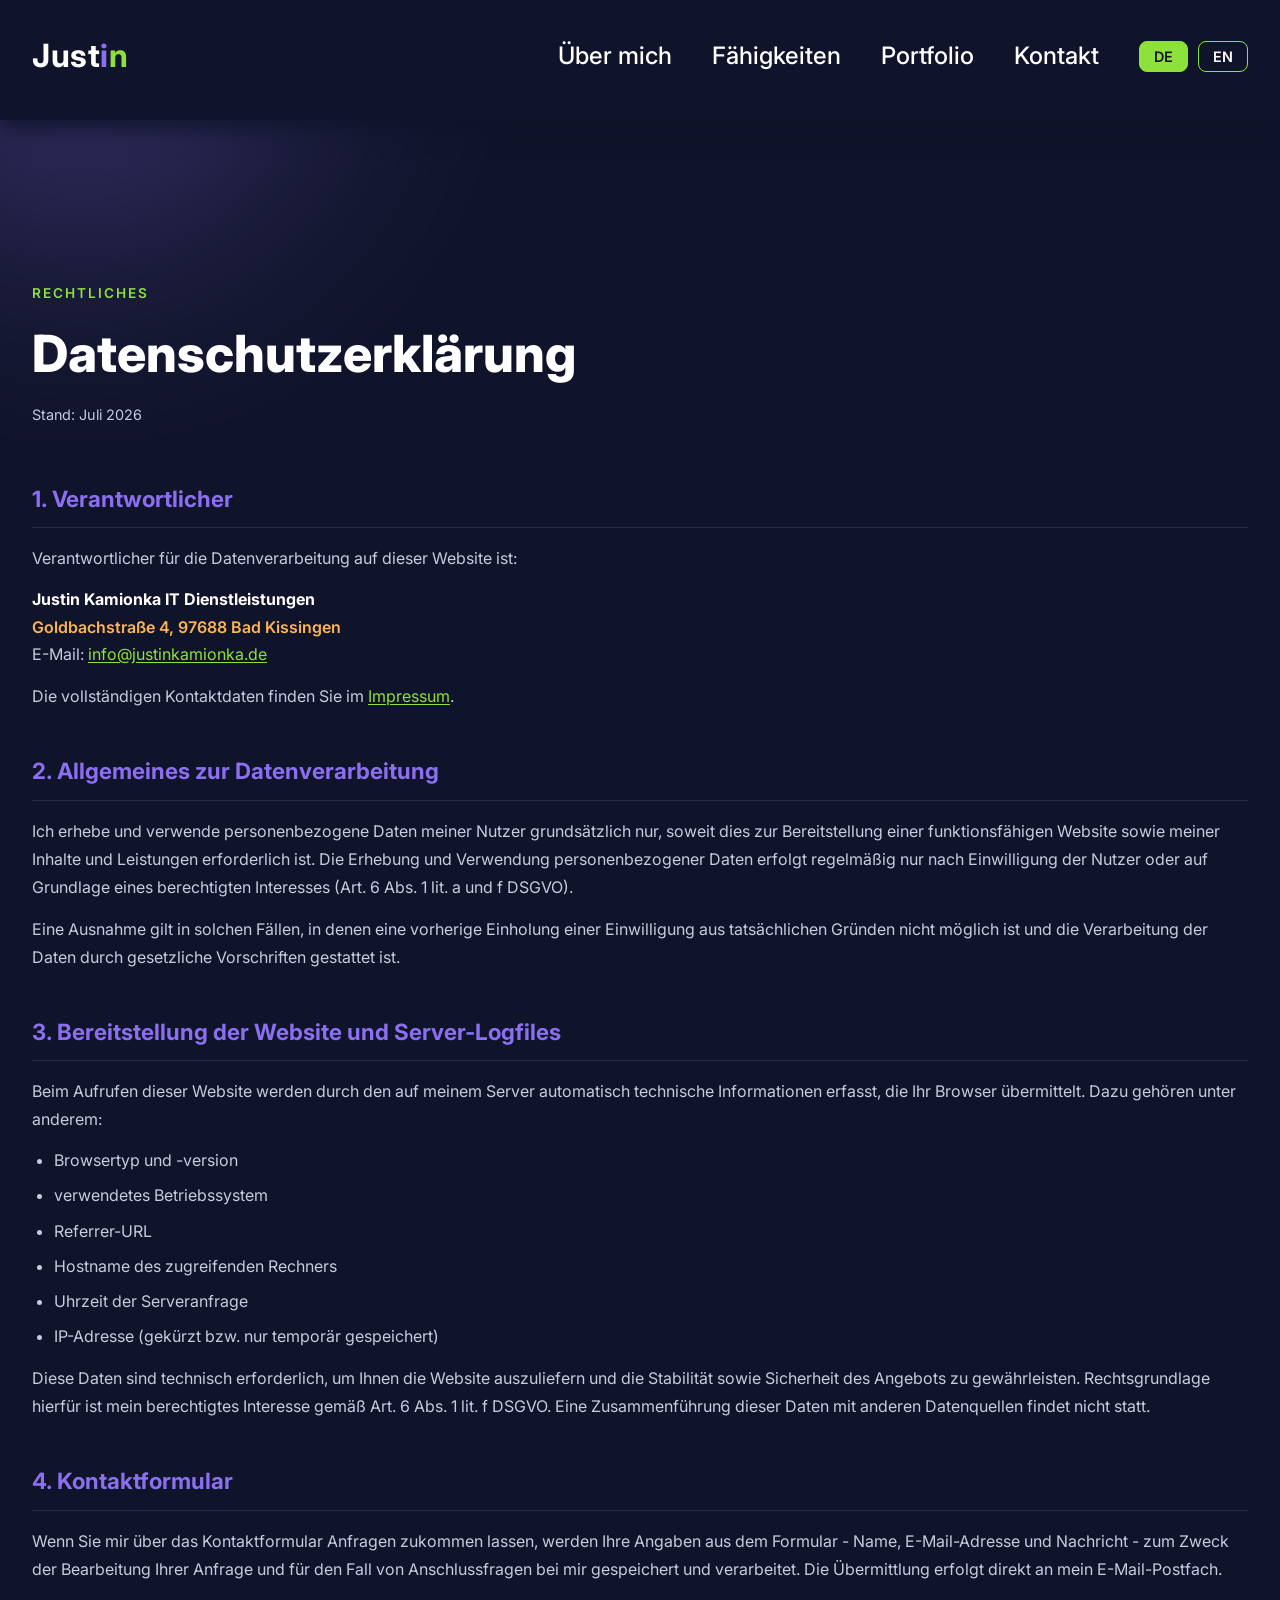
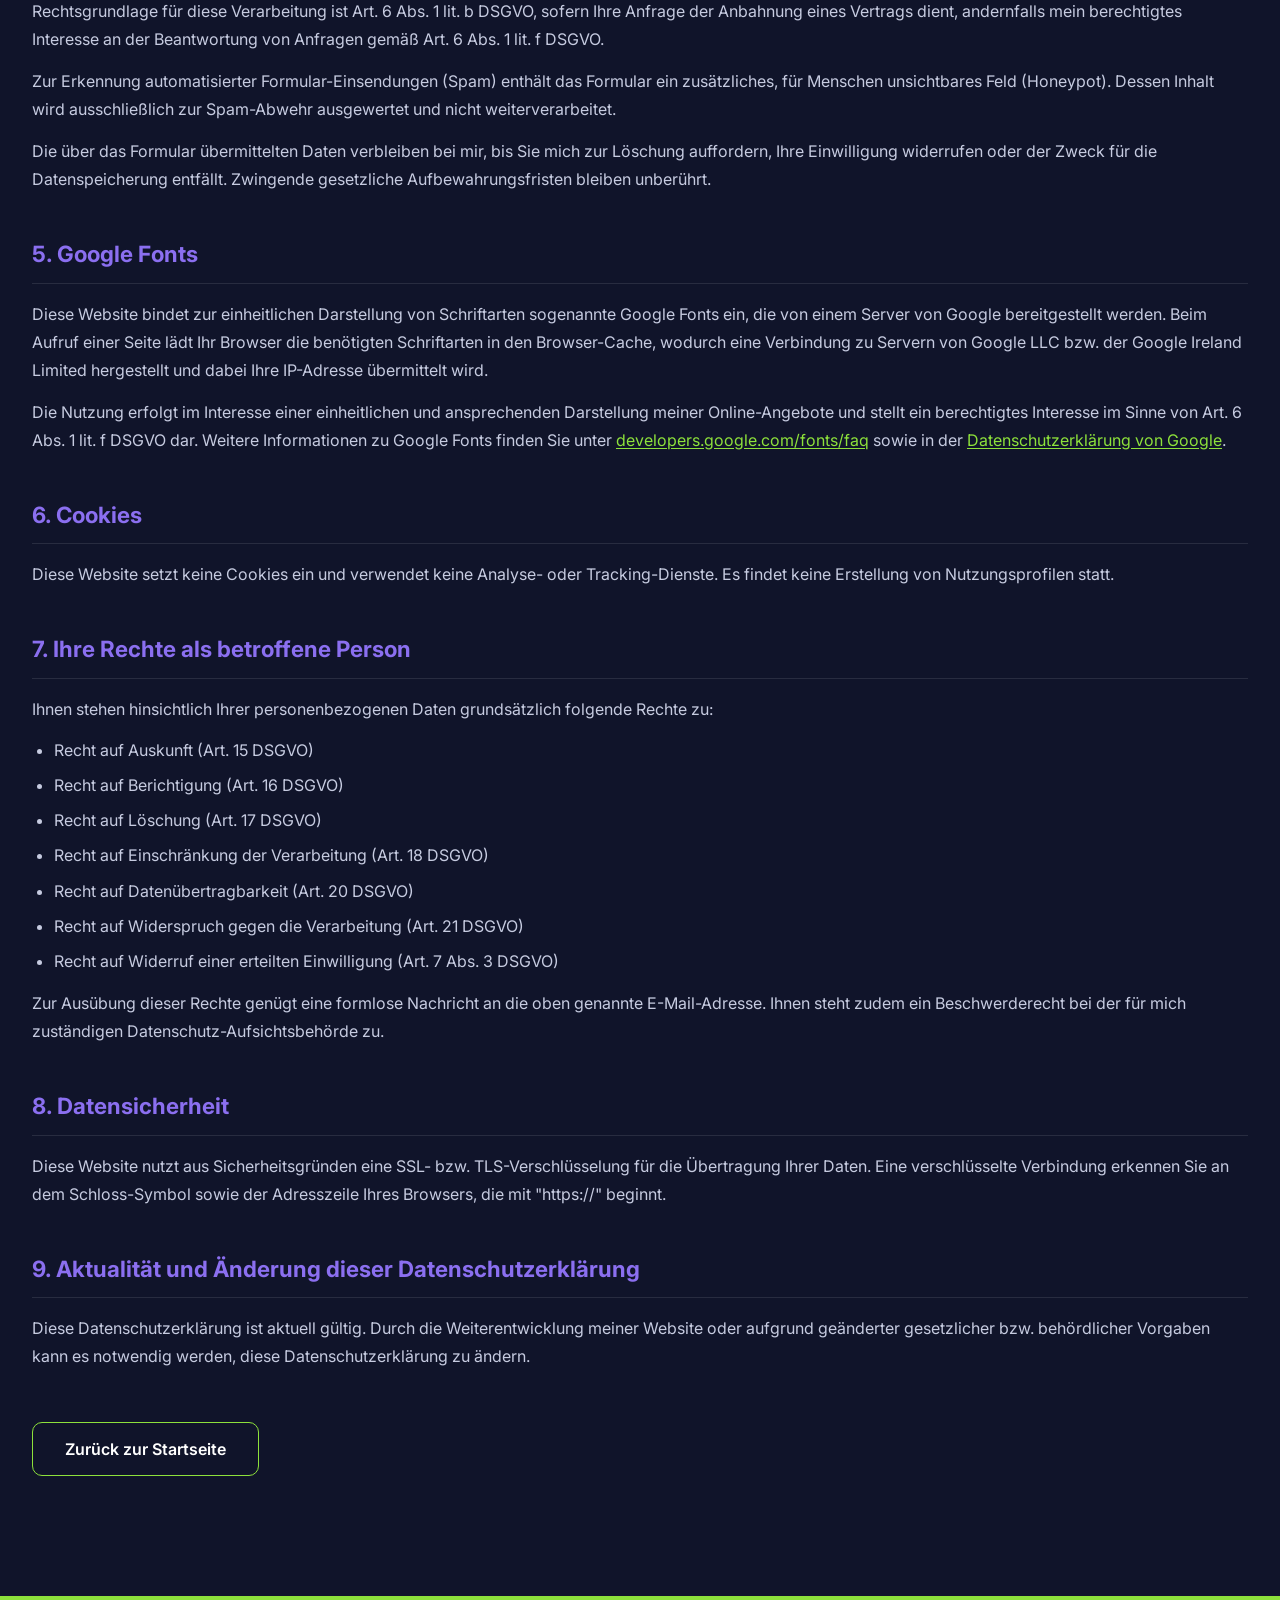
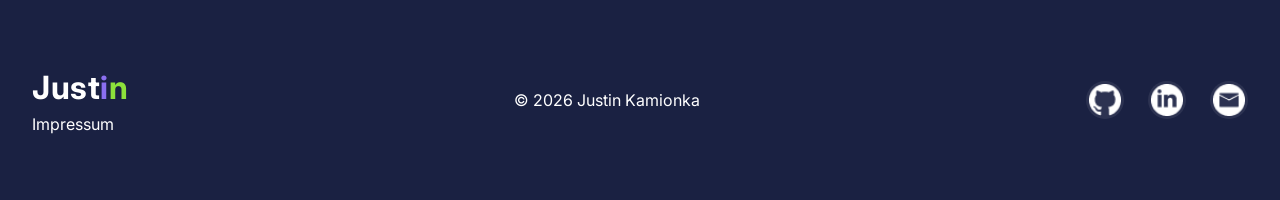
<file: datenschutz.html>
<!doctype html>
<html lang="de">
  <head>
    <meta charset="UTF-8" />
    <meta name="viewport" content="width=device-width, initial-scale=1.0" />
    <title>Datenschutzerklärung - Justin Kamionka</title>
    <link rel="icon" type="image/x-icon" href="./assets/icons/favicon.png" />

    <link rel="preconnect" href="https://fonts.googleapis.com" />
    <link rel="preconnect" href="https://fonts.gstatic.com" crossorigin />
    <link
      href="https://fonts.googleapis.com/css2?family=Inter:wght@400;500;600;700;800&display=swap"
      rel="stylesheet"
    />

    <link rel="stylesheet" href="./css/style.css" />
    <link rel="stylesheet" href="./css/animation.css" />
    <link rel="stylesheet" href="./css/respo.css" />
    <link rel="stylesheet" href="./css/legal.css" />

    <script src="./js/translations-de.js" defer></script>
    <script src="./js/translations-en.js" defer></script>
    <script src="./js/translate.js" defer></script>
    <script src="./js/main.js" defer></script>
  </head>
  <body>
    <header class="navbar">
      <div class="container nav-inner">
        <a class="logo" href="./index.html#home"
          >Just<span class="logo-i">i</span
          ><span class="logo-accent">n</span></a
        >

        <div class="nav-menu" id="navMenu">
          <nav class="nav-links">
            <a href="./index.html#about" data-i18n="nav.about">Über mich</a>
            <a href="./index.html#skills" data-i18n="nav.skills">Fähigkeiten</a>
            <a href="./index.html#portfolio" data-i18n="nav.portfolio">Portfolio</a>
            <a href="./index.html#contact" data-i18n="nav.contact">Kontakt</a>
          </nav>

          <div class="lang-switch">
            <button class="lang-btn active" data-lang="de">DE</button>
            <button class="lang-btn" data-lang="en">EN</button>
          </div>
        </div>

        <button
          class="nav-toggle"
          id="navToggle"
          type="button"
          aria-label="Menü öffnen"
          data-i18n-aria="nav.toggleAria"
          aria-expanded="false"
          aria-controls="navMenu"
        >
          <svg
            class="nav-toggle-icon nav-toggle-icon--open"
            viewBox="0 0 24 24"
            fill="none"
            stroke="currentColor"
            stroke-width="1.8"
            stroke-linecap="round"
          >
            <path d="M4 7h16M4 12h16M4 17h16" />
          </svg>
          <svg
            class="nav-toggle-icon nav-toggle-icon--close"
            viewBox="0 0 24 24"
            fill="none"
            stroke="currentColor"
            stroke-width="1.8"
            stroke-linecap="round"
          >
            <path d="M6 6l12 12M18 6L6 18" />
          </svg>
        </button>
      </div>
    </header>

    <!--
      Datenschutzerklärung. Layout/Styling: css/legal.css.
      Alle Überschriften/Texte kommen über data-i18n(-html) aus den
      "datenschutz.*"-Keys in js/translate.js - dieses Markup ist reine
      Struktur. Neuer Abschnitt = neuer ".legal-section"-Block nach
      demselben Muster + passende Keys in translate.js (beide Sprachen!).
    -->
    <section class="legal">
      <div class="legal-glow"></div>

      <div class="legal-container">
        <div class="legal-header">
          <span class="legal-eyebrow" data-i18n="legal.eyebrow"
            >Rechtliches</span
          >
          <h1 data-i18n="datenschutz.title">Datenschutzerklärung</h1>
          <p class="legal-updated" data-i18n="datenschutz.updated">
            Stand: Juli 2026
          </p>
        </div>

        <!-- Abschnitt 1: Verantwortlicher -->
        <div class="legal-section">
          <h2 data-i18n="datenschutz.s1.h">1. Verantwortlicher</h2>
          <p data-i18n="datenschutz.s1.p1">
            Verantwortlicher für die Datenverarbeitung auf dieser Website ist:
          </p>
          <address class="legal-address" data-i18n-html="datenschutz.s1.address">
            <strong>Justin Kamionka IT Dienstleistungen</strong><br />
            <span class="legal-placeholder"
              >Goldbachstraße 4, 97688 Bad Kissingen</span
            ><br />
            E-Mail:
            <a href="mailto:info@justinkamionka.de">info@justinkamionka.de</a>
          </address>
          <p data-i18n-html="datenschutz.s1.p2">
            Die vollständigen Kontaktdaten finden Sie im
            <a href="./impressum.html">Impressum</a>.
          </p>
        </div>

        <div class="legal-section">
          <h2 data-i18n="datenschutz.s2.h">
            2. Allgemeines zur Datenverarbeitung
          </h2>
          <p data-i18n="datenschutz.s2.p1">
            Ich erhebe und verwende personenbezogene Daten meiner Nutzer
            grundsätzlich nur, soweit dies zur Bereitstellung einer
            funktionsfähigen Website sowie meiner Inhalte und Leistungen
            erforderlich ist. Die Erhebung und Verwendung personenbezogener
            Daten erfolgt regelmäßig nur nach Einwilligung der Nutzer oder auf
            Grundlage eines berechtigten Interesses (Art. 6 Abs. 1 lit. a und f
            DSGVO).
          </p>
          <p data-i18n="datenschutz.s2.p2">
            Eine Ausnahme gilt in solchen Fällen, in denen eine vorherige
            Einholung einer Einwilligung aus tatsächlichen Gründen nicht möglich
            ist und die Verarbeitung der Daten durch gesetzliche Vorschriften
            gestattet ist.
          </p>
        </div>

        <div class="legal-section">
          <h2 data-i18n="datenschutz.s3.h">
            3. Bereitstellung der Website und Server-Logfiles
          </h2>
          <p data-i18n="datenschutz.s3.p1">
            Beim Aufrufen dieser Website werden durch den auf meinem Server
            automatisch technische Informationen erfasst, die Ihr Browser
            übermittelt. Dazu gehören unter anderem:
          </p>
          <ul data-i18n-html="datenschutz.s3.list">
            <li>Browsertyp und -version</li>
            <li>verwendetes Betriebssystem</li>
            <li>Referrer-URL</li>
            <li>Hostname des zugreifenden Rechners</li>
            <li>Uhrzeit der Serveranfrage</li>
            <li>IP-Adresse (gekürzt bzw. nur temporär gespeichert)</li>
          </ul>
          <p data-i18n="datenschutz.s3.p2">
            Diese Daten sind technisch erforderlich, um Ihnen die Website
            auszuliefern und die Stabilität sowie Sicherheit des Angebots zu
            gewährleisten. Rechtsgrundlage hierfür ist mein berechtigtes
            Interesse gemäß Art. 6 Abs. 1 lit. f DSGVO. Eine Zusammenführung
            dieser Daten mit anderen Datenquellen findet nicht statt.
          </p>
        </div>

        <div class="legal-section">
          <h2 data-i18n="datenschutz.s4.h">4. Kontaktformular</h2>
          <p data-i18n="datenschutz.s4.p1">
            Wenn Sie mir über das Kontaktformular Anfragen zukommen lassen,
            werden Ihre Angaben aus dem Formular - Name, E-Mail-Adresse und
            Nachricht - zum Zweck der Bearbeitung Ihrer Anfrage und für den Fall
            von Anschlussfragen bei mir gespeichert und verarbeitet. Die
            Übermittlung erfolgt direkt an mein E-Mail-Postfach.
          </p>
          <p data-i18n="datenschutz.s4.p2">
            Rechtsgrundlage für diese Verarbeitung ist Art. 6 Abs. 1 lit. b
            DSGVO, sofern Ihre Anfrage der Anbahnung eines Vertrags dient,
            andernfalls mein berechtigtes Interesse an der Beantwortung von
            Anfragen gemäß Art. 6 Abs. 1 lit. f DSGVO.
          </p>
          <p data-i18n="datenschutz.s4.p3">
            Zur Erkennung automatisierter Formular-Einsendungen (Spam) enthält
            das Formular ein zusätzliches, für Menschen unsichtbares Feld
            (Honeypot). Dessen Inhalt wird ausschließlich zur Spam-Abwehr
            ausgewertet und nicht weiterverarbeitet.
          </p>
          <p data-i18n="datenschutz.s4.p4">
            Die über das Formular übermittelten Daten verbleiben bei mir, bis
            Sie mich zur Löschung auffordern, Ihre Einwilligung widerrufen oder
            der Zweck für die Datenspeicherung entfällt. Zwingende gesetzliche
            Aufbewahrungsfristen bleiben unberührt.
          </p>
        </div>

        <div class="legal-section">
          <h2 data-i18n="datenschutz.s5.h">5. Google Fonts</h2>
          <p data-i18n="datenschutz.s5.p1">
            Diese Website bindet zur einheitlichen Darstellung von Schriftarten
            sogenannte Google Fonts ein, die von einem Server von Google
            bereitgestellt werden. Beim Aufruf einer Seite lädt Ihr Browser die
            benötigten Schriftarten in den Browser-Cache, wodurch eine
            Verbindung zu Servern von Google LLC bzw. der Google Ireland Limited
            hergestellt und dabei Ihre IP-Adresse übermittelt wird.
          </p>
          <p data-i18n-html="datenschutz.s5.p2">
            Die Nutzung erfolgt im Interesse einer einheitlichen und
            ansprechenden Darstellung meiner Online-Angebote und stellt ein
            berechtigtes Interesse im Sinne von Art. 6 Abs. 1 lit. f DSGVO dar.
            Weitere Informationen zu Google Fonts finden Sie unter
            <a
              href="https://developers.google.com/fonts/faq"
              target="_blank"
              rel="noopener"
              >developers.google.com/fonts/faq</a
            >
            sowie in der
            <a
              href="https://policies.google.com/privacy"
              target="_blank"
              rel="noopener"
              >Datenschutzerklärung von Google</a
            >.
          </p>
        </div>

        <div class="legal-section">
          <h2 data-i18n="datenschutz.s6.h">6. Cookies</h2>
          <p data-i18n="datenschutz.s6.p1">
            Diese Website setzt keine Cookies ein und verwendet keine Analyse-
            oder Tracking-Dienste. Es findet keine Erstellung von
            Nutzungsprofilen statt.
          </p>
        </div>

        <div class="legal-section">
          <h2 data-i18n="datenschutz.s7.h">
            7. Ihre Rechte als betroffene Person
          </h2>
          <p data-i18n="datenschutz.s7.p1">
            Ihnen stehen hinsichtlich Ihrer personenbezogenen Daten
            grundsätzlich folgende Rechte zu:
          </p>
          <ul data-i18n-html="datenschutz.s7.list">
            <li>Recht auf Auskunft (Art. 15 DSGVO)</li>
            <li>Recht auf Berichtigung (Art. 16 DSGVO)</li>
            <li>Recht auf Löschung (Art. 17 DSGVO)</li>
            <li>Recht auf Einschränkung der Verarbeitung (Art. 18 DSGVO)</li>
            <li>Recht auf Datenübertragbarkeit (Art. 20 DSGVO)</li>
            <li>
              Recht auf Widerspruch gegen die Verarbeitung (Art. 21 DSGVO)
            </li>
            <li>
              Recht auf Widerruf einer erteilten Einwilligung (Art. 7 Abs. 3
              DSGVO)
            </li>
          </ul>
          <p data-i18n="datenschutz.s7.p2">
            Zur Ausübung dieser Rechte genügt eine formlose Nachricht an die
            oben genannte E-Mail-Adresse. Ihnen steht zudem ein Beschwerderecht
            bei der für mich zuständigen Datenschutz-Aufsichtsbehörde zu.
          </p>
        </div>

        <div class="legal-section">
          <h2 data-i18n="datenschutz.s8.h">8. Datensicherheit</h2>
          <p data-i18n="datenschutz.s8.p1">
            Diese Website nutzt aus Sicherheitsgründen eine SSL- bzw.
            TLS-Verschlüsselung für die Übertragung Ihrer Daten. Eine
            verschlüsselte Verbindung erkennen Sie an dem Schloss-Symbol sowie
            der Adresszeile Ihres Browsers, die mit "https://" beginnt.
          </p>
        </div>

        <div class="legal-section">
          <h2 data-i18n="datenschutz.s9.h">
            9. Aktualität und Änderung dieser Datenschutzerklärung
          </h2>
          <p data-i18n="datenschutz.s9.p1">
            Diese Datenschutzerklärung ist aktuell gültig. Durch die
            Weiterentwicklung meiner Website oder aufgrund geänderter
            gesetzlicher bzw. behördlicher Vorgaben kann es notwendig werden,
            diese Datenschutzerklärung zu ändern.
          </p>
        </div>

        <a
          class="btn-secondary legal-back"
          href="./index.html"
          data-i18n="legal.back"
          >Zurück zur Startseite</a
        >
      </div>
    </section>

    <div class="green-line"></div>

    <footer class="box">
      <div class="container footer-inner">
      <div class="footer-logo">
        <a class="logo" href="./index.html#home"
          >Just<span class="logo-i">i</span
          ><span class="logo-accent">n</span></a
        >
        <a href="./impressum.html" data-i18n="footer.impressum">Impressum</a>
      </div>
      <div class="footer-content">
        <p data-i18n="footer.copyright">&copy; 2024 Justin Kamionka</p>
      </div>
      <div class="footer-links">
        <a
          class="social-icon"
          href="https://github.com/jxstin-kamionka"
          target="_blank"
          rel="noopener noreferrer"
          ><img src="./assets/icons/GitHub.png" alt="GitHub"
        /></a>
        <a
          class="social-icon"
          href="https://www.linkedin.com/in/justin-kamionka-54734835a/"
          target="_blank"
          rel="noopener noreferrer "
          ><img src="./assets/icons/Linkedin button.png" alt="LinkedIn"
        /></a>
        <a class="social-icon" href="mailto:info@justinkamionka.de"
          ><img src="./assets/icons/Email.png" alt="E-Mail"
        /></a>
      </div>
      </div>
    </footer>
  </body>
</html>
</file>
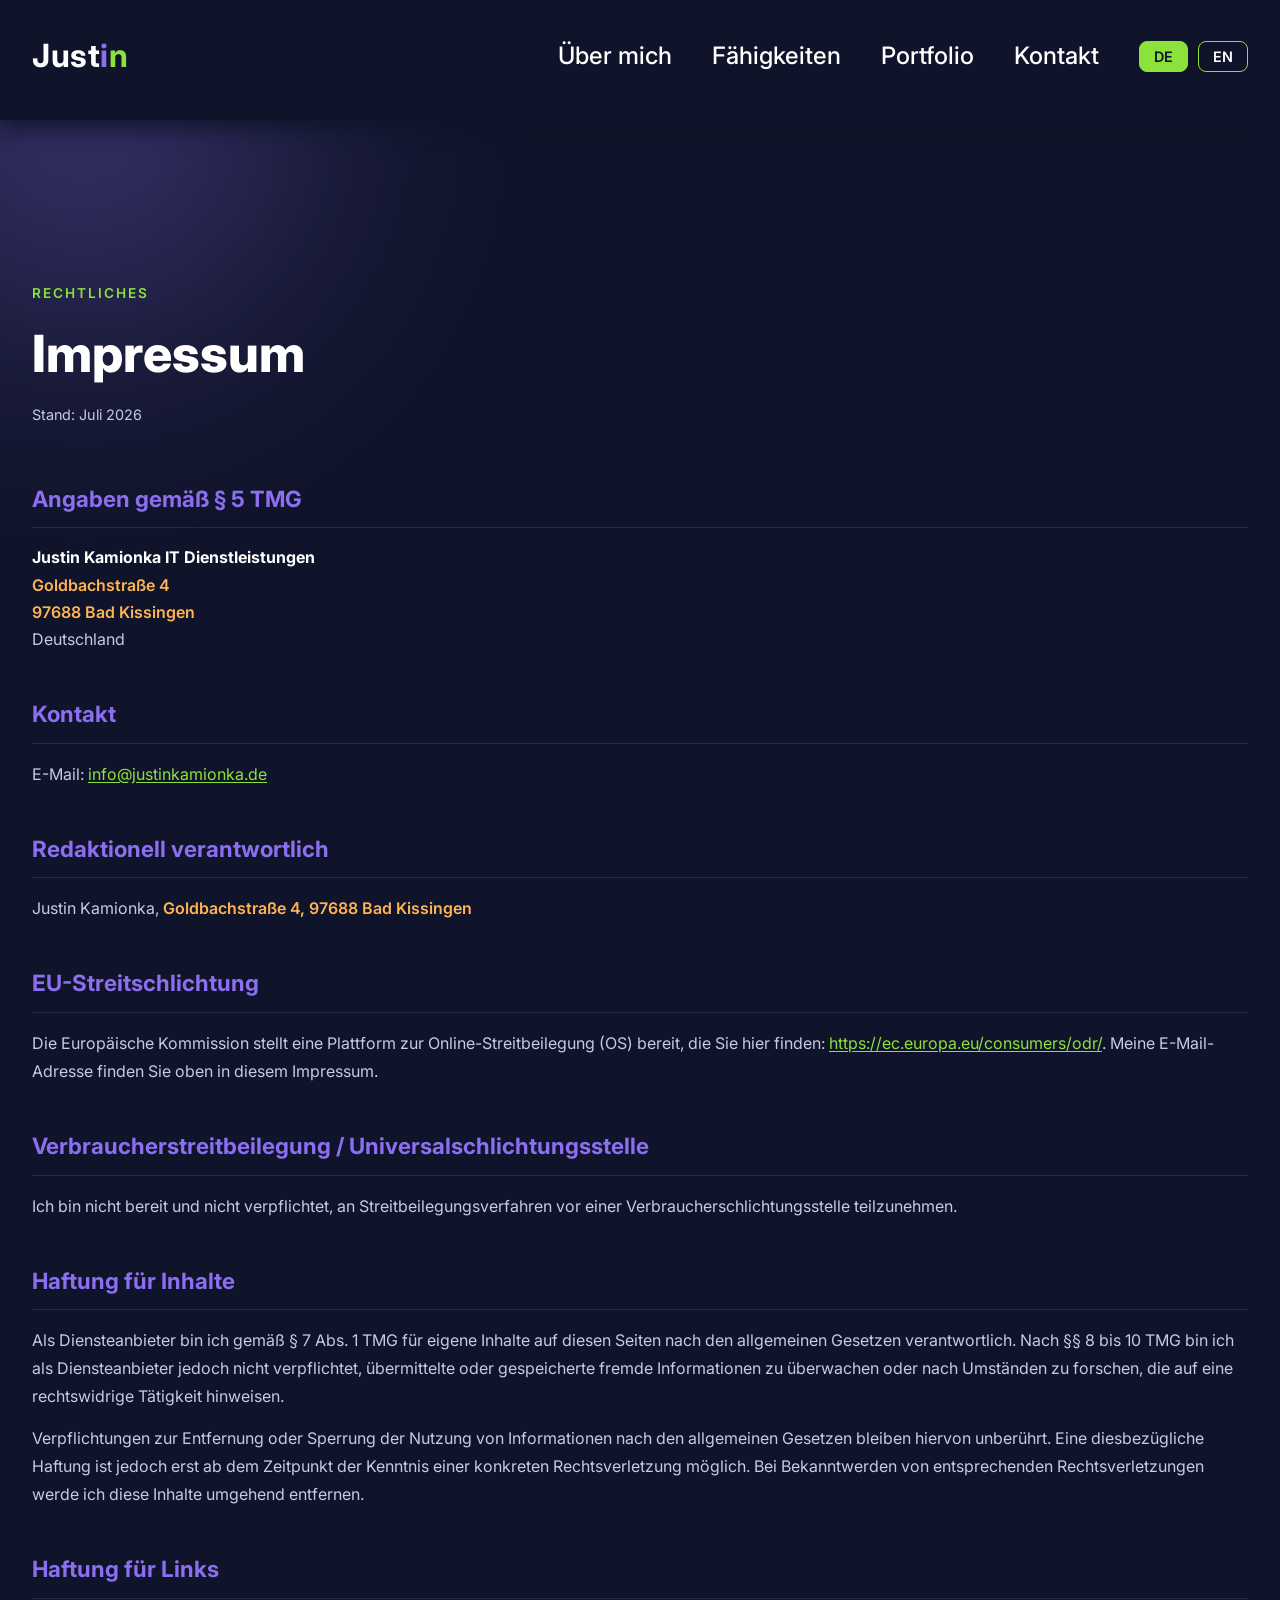
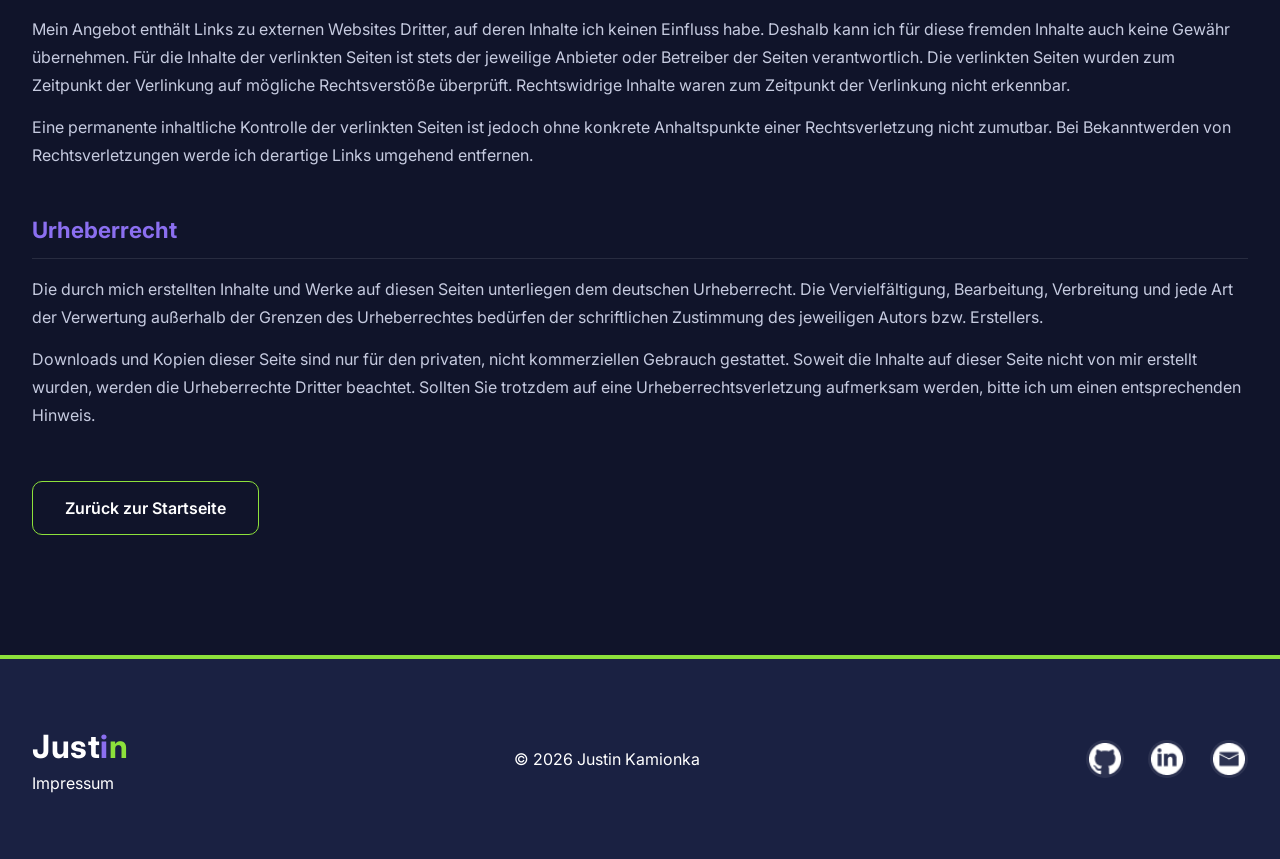
<file: impressum.html>
<!doctype html>
<html lang="de">
  <head>
    <meta charset="UTF-8" />
    <meta name="viewport" content="width=device-width, initial-scale=1.0" />
    <title>Impressum - Justin Kamionka</title>
    <link rel="icon" type="image/x-icon" href="./assets/icons/favicon.png" />

    <link rel="preconnect" href="https://fonts.googleapis.com" />
    <link rel="preconnect" href="https://fonts.gstatic.com" crossorigin />
    <link
      href="https://fonts.googleapis.com/css2?family=Inter:wght@400;500;600;700;800&display=swap"
      rel="stylesheet"
    />

    <link rel="stylesheet" href="./css/style.css" />
    <link rel="stylesheet" href="./css/animation.css" />
    <link rel="stylesheet" href="./css/respo.css" />
    <link rel="stylesheet" href="./css/legal.css" />

    <script src="./js/translations-de.js" defer></script>
    <script src="./js/translations-en.js" defer></script>
    <script src="./js/translate.js" defer></script>
    <script src="./js/main.js" defer></script>
  </head>
  <body>
    <header class="navbar">
      <div class="container nav-inner">
        <a class="logo" href="./index.html#home"
          >Just<span class="logo-i">i</span
          ><span class="logo-accent">n</span></a
        >

        <div class="nav-menu" id="navMenu">
          <nav class="nav-links">
            <a href="./index.html#about" data-i18n="nav.about">Über mich</a>
            <a href="./index.html#skills" data-i18n="nav.skills">Fähigkeiten</a>
            <a href="./index.html#portfolio" data-i18n="nav.portfolio">Portfolio</a>
            <a href="./index.html#contact" data-i18n="nav.contact">Kontakt</a>
          </nav>

          <div class="lang-switch">
            <button class="lang-btn active" data-lang="de">DE</button>
            <button class="lang-btn" data-lang="en">EN</button>
          </div>
        </div>

        <button
          class="nav-toggle"
          id="navToggle"
          type="button"
          aria-label="Menü öffnen"
          data-i18n-aria="nav.toggleAria"
          aria-expanded="false"
          aria-controls="navMenu"
        >
          <svg
            class="nav-toggle-icon nav-toggle-icon--open"
            viewBox="0 0 24 24"
            fill="none"
            stroke="currentColor"
            stroke-width="1.8"
            stroke-linecap="round"
          >
            <path d="M4 7h16M4 12h16M4 17h16" />
          </svg>
          <svg
            class="nav-toggle-icon nav-toggle-icon--close"
            viewBox="0 0 24 24"
            fill="none"
            stroke="currentColor"
            stroke-width="1.8"
            stroke-linecap="round"
          >
            <path d="M6 6l12 12M18 6L6 18" />
          </svg>
        </button>
      </div>
    </header>

    <!--
      Impressum. Layout/Styling: css/legal.css.
      Wie datenschutz.html: reine Struktur, Texte kommen über data-i18n(-html)
      aus den "impressum.*"-Keys in js/translate.js (beide Sprachen pflegen).
    -->
    <section class="legal">
      <div class="legal-glow"></div>

      <div class="legal-container">
        <div class="legal-header">
          <span class="legal-eyebrow" data-i18n="legal.eyebrow"
            >Rechtliches</span
          >
          <h1 data-i18n="impressum.title">Impressum</h1>
          <p class="legal-updated" data-i18n="impressum.updated">
            Stand: Juli 2026
          </p>
        </div>

        <!-- Abschnitt 1: Anbieterkennzeichnung -->
        <div class="legal-section">
          <h2 data-i18n="impressum.s1.h">Angaben gemäß § 5 TMG</h2>
          <address class="legal-address" data-i18n-html="impressum.s1.address">
            <strong>Justin Kamionka IT Dienstleistungen</strong><br />
            <span class="legal-placeholder">Goldbachstraße 4</span><br />
            <span class="legal-placeholder">97688 Bad Kissingen</span><br />
            Deutschland
          </address>
        </div>

        <div class="legal-section">
          <h2 data-i18n="impressum.s2.h">Kontakt</h2>
          <p data-i18n-html="impressum.s2.p1">
            E-Mail:
            <a href="mailto:info@justinkamionka.de">info@justinkamionka.de</a>
          </p>
        </div>

        <div class="legal-section">
          <h2 data-i18n="impressum.s3.h">Redaktionell verantwortlich</h2>
          <p data-i18n-html="impressum.s3.p1">
            Justin Kamionka,
            <span class="legal-placeholder"
              >Goldbachstraße 4, 97688 Bad Kissingen</span
            >
          </p>
        </div>

        <div class="legal-section">
          <h2 data-i18n="impressum.s4.h">EU-Streitschlichtung</h2>
          <p data-i18n-html="impressum.s4.p1">
            Die Europäische Kommission stellt eine Plattform zur
            Online-Streitbeilegung (OS) bereit, die Sie hier finden:
            <a
              href="https://ec.europa.eu/consumers/odr/"
              target="_blank"
              rel="noopener"
              >https://ec.europa.eu/consumers/odr/</a
            >. Meine E-Mail-Adresse finden Sie oben in diesem Impressum.
          </p>
        </div>

        <div class="legal-section">
          <h2 data-i18n="impressum.s5.h">
            Verbraucherstreitbeilegung / Universalschlichtungsstelle
          </h2>
          <p data-i18n="impressum.s5.p1">
            Ich bin nicht bereit und nicht verpflichtet, an
            Streitbeilegungsverfahren vor einer Verbraucherschlichtungsstelle
            teilzunehmen.
          </p>
        </div>

        <div class="legal-section">
          <h2 data-i18n="impressum.s6.h">Haftung für Inhalte</h2>
          <p data-i18n="impressum.s6.p1">
            Als Diensteanbieter bin ich gemäß § 7 Abs. 1 TMG für eigene Inhalte
            auf diesen Seiten nach den allgemeinen Gesetzen verantwortlich. Nach
            §§ 8 bis 10 TMG bin ich als Diensteanbieter jedoch nicht
            verpflichtet, übermittelte oder gespeicherte fremde Informationen zu
            überwachen oder nach Umständen zu forschen, die auf eine
            rechtswidrige Tätigkeit hinweisen.
          </p>
          <p data-i18n="impressum.s6.p2">
            Verpflichtungen zur Entfernung oder Sperrung der Nutzung von
            Informationen nach den allgemeinen Gesetzen bleiben hiervon
            unberührt. Eine diesbezügliche Haftung ist jedoch erst ab dem
            Zeitpunkt der Kenntnis einer konkreten Rechtsverletzung möglich. Bei
            Bekanntwerden von entsprechenden Rechtsverletzungen werde ich diese
            Inhalte umgehend entfernen.
          </p>
        </div>

        <div class="legal-section">
          <h2 data-i18n="impressum.s7.h">Haftung für Links</h2>
          <p data-i18n="impressum.s7.p1">
            Mein Angebot enthält Links zu externen Websites Dritter, auf deren
            Inhalte ich keinen Einfluss habe. Deshalb kann ich für diese fremden
            Inhalte auch keine Gewähr übernehmen. Für die Inhalte der verlinkten
            Seiten ist stets der jeweilige Anbieter oder Betreiber der Seiten
            verantwortlich. Die verlinkten Seiten wurden zum Zeitpunkt der
            Verlinkung auf mögliche Rechtsverstöße überprüft. Rechtswidrige
            Inhalte waren zum Zeitpunkt der Verlinkung nicht erkennbar.
          </p>
          <p data-i18n="impressum.s7.p2">
            Eine permanente inhaltliche Kontrolle der verlinkten Seiten ist
            jedoch ohne konkrete Anhaltspunkte einer Rechtsverletzung nicht
            zumutbar. Bei Bekanntwerden von Rechtsverletzungen werde ich
            derartige Links umgehend entfernen.
          </p>
        </div>

        <div class="legal-section">
          <h2 data-i18n="impressum.s8.h">Urheberrecht</h2>
          <p data-i18n="impressum.s8.p1">
            Die durch mich erstellten Inhalte und Werke auf diesen Seiten
            unterliegen dem deutschen Urheberrecht. Die Vervielfältigung,
            Bearbeitung, Verbreitung und jede Art der Verwertung außerhalb der
            Grenzen des Urheberrechtes bedürfen der schriftlichen Zustimmung des
            jeweiligen Autors bzw. Erstellers.
          </p>
          <p data-i18n="impressum.s8.p2">
            Downloads und Kopien dieser Seite sind nur für den privaten, nicht
            kommerziellen Gebrauch gestattet. Soweit die Inhalte auf dieser
            Seite nicht von mir erstellt wurden, werden die Urheberrechte
            Dritter beachtet. Sollten Sie trotzdem auf eine
            Urheberrechtsverletzung aufmerksam werden, bitte ich um einen
            entsprechenden Hinweis.
          </p>
        </div>

        <a
          class="btn-secondary legal-back"
          href="./index.html"
          data-i18n="legal.back"
          >Zurück zur Startseite</a
        >
      </div>
    </section>

    <div class="green-line"></div>

    <footer class="box">
      <div class="container footer-inner">
      <div class="footer-logo">
        <a class="logo" href="./index.html#home"
          >Just<span class="logo-i">i</span
          ><span class="logo-accent">n</span></a
        >
        <a href="./impressum.html" data-i18n="footer.impressum">Impressum</a>
      </div>
      <div class="footer-content">
        <p data-i18n="footer.copyright">&copy; 2024 Justin Kamionka</p>
      </div>
      <div class="footer-links">
        <a
          class="social-icon"
          href="https://github.com/jxstin-kamionka"
          target="_blank"
          rel="noopener noreferrer"
          ><img src="./assets/icons/GitHub.png" alt="GitHub"
        /></a>
        <a
          class="social-icon"
          href="https://www.linkedin.com/in/justin-kamionka-54734835a/"
          target="_blank"
          rel="noopener noreferrer "
          ><img src="./assets/icons/Linkedin button.png" alt="LinkedIn"
        /></a>
        <a class="social-icon" href="mailto:info@justinkamionka.de"
          ><img src="./assets/icons/Email.png" alt="E-Mail"
        /></a>
      </div>
      </div>
    </footer>
  </body>
</html>
</file>
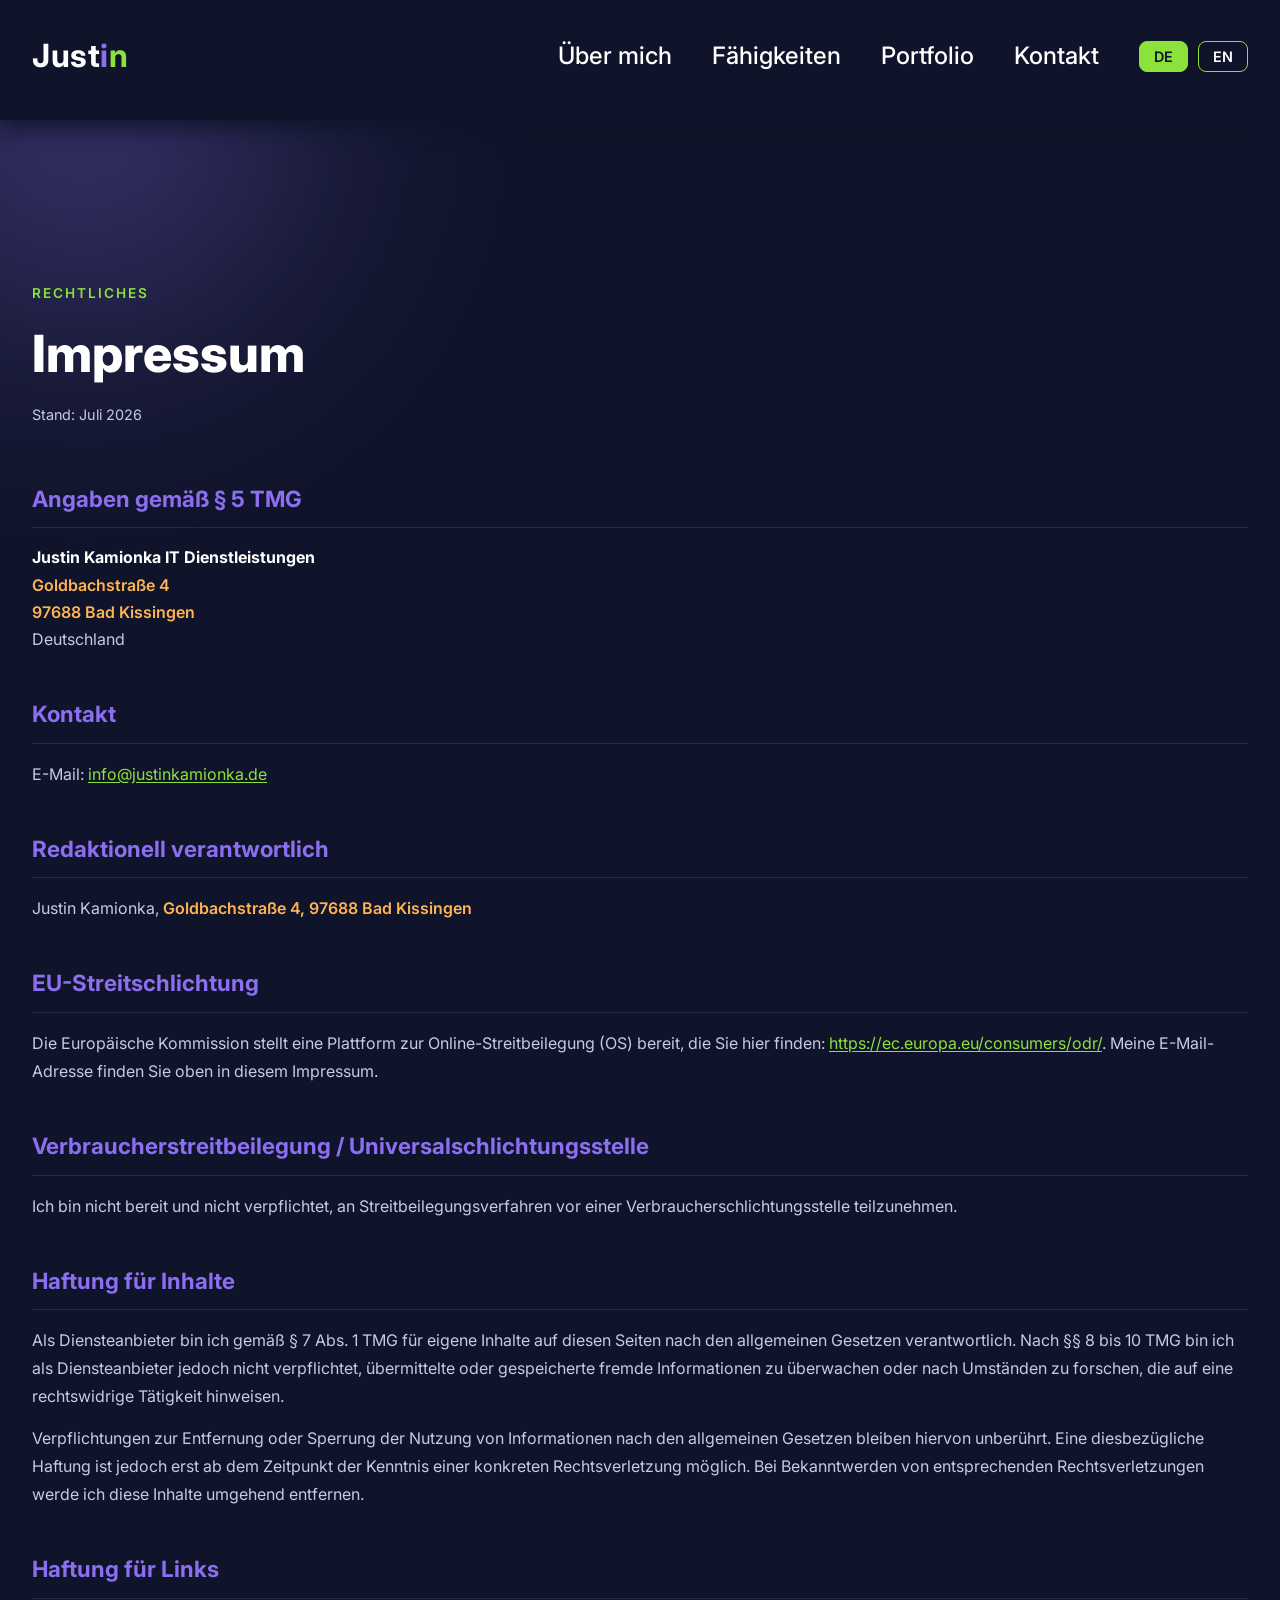
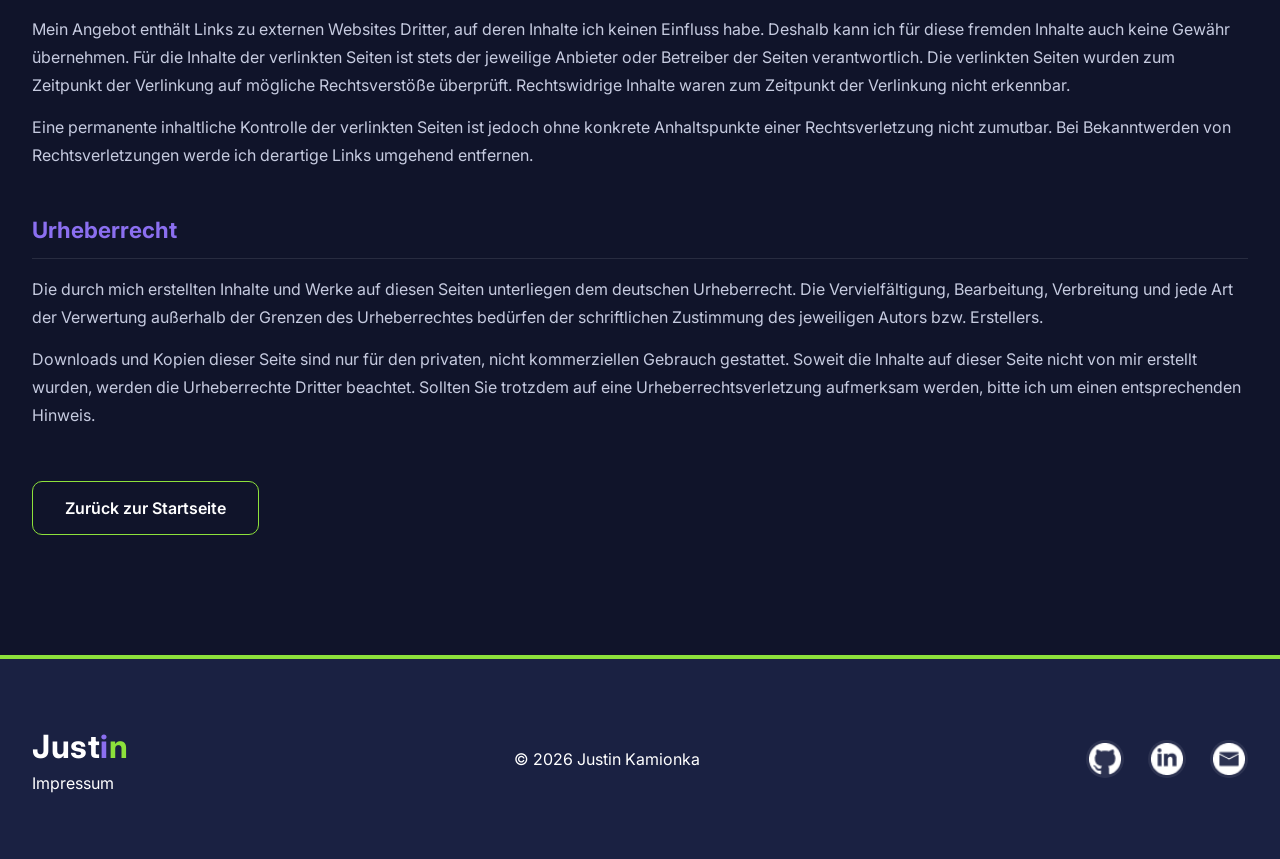
<file: legal-notice.html>
<!doctype html>
<html lang="de">
  <head>
    <meta charset="UTF-8" />
    <meta name="viewport" content="width=device-width, initial-scale=1.0" />
    <title>Impressum - Justin Kamionka</title>
    <link rel="icon" type="image/x-icon" href="./assets/icons/favicon.png" />

    <link rel="preconnect" href="https://fonts.googleapis.com" />
    <link rel="preconnect" href="https://fonts.gstatic.com" crossorigin />
    <link
      href="https://fonts.googleapis.com/css2?family=Inter:wght@400;500;600;700;800&display=swap"
      rel="stylesheet"
    />

    <link rel="stylesheet" href="./css/style.css" />
    <link rel="stylesheet" href="./css/animation.css" />
    <link rel="stylesheet" href="./css/respo.css" />
    <link rel="stylesheet" href="./css/legal.css" />

    <script src="./js/translations-de.js" defer></script>
    <script src="./js/translations-en.js" defer></script>
    <script src="./js/translate.js" defer></script>
    <script src="./js/main.js" defer></script>
  </head>
  <body data-i18n-title="impressum.metaTitle">
    <header class="navbar">
      <div class="container nav-inner">
        <a class="logo" href="./index.html#home"
          >Just<span class="logo-i">i</span
          ><span class="logo-accent">n</span></a
        >

        <div class="nav-menu" id="navMenu">
          <nav class="nav-links">
            <a href="./index.html#about" data-i18n="nav.about">Über mich</a>
            <a href="./index.html#skills" data-i18n="nav.skills">Fähigkeiten</a>
            <a href="./index.html#portfolio" data-i18n="nav.portfolio">Portfolio</a>
            <a href="./index.html#contact" data-i18n="nav.contact">Kontakt</a>
          </nav>

          <div class="lang-switch">
            <button class="lang-btn active" data-lang="de">DE</button>
            <button class="lang-btn" data-lang="en">EN</button>
          </div>
        </div>

        <button
          class="nav-toggle"
          id="navToggle"
          type="button"
          aria-label="Menü öffnen"
          data-i18n-aria="nav.toggleAria"
          aria-expanded="false"
          aria-controls="navMenu"
        >
          <svg
            class="nav-toggle-icon nav-toggle-icon--open"
            viewBox="0 0 24 24"
            fill="none"
            stroke="currentColor"
            stroke-width="1.8"
            stroke-linecap="round"
          >
            <path d="M4 7h16M4 12h16M4 17h16" />
          </svg>
          <svg
            class="nav-toggle-icon nav-toggle-icon--close"
            viewBox="0 0 24 24"
            fill="none"
            stroke="currentColor"
            stroke-width="1.8"
            stroke-linecap="round"
          >
            <path d="M6 6l12 12M18 6L6 18" />
          </svg>
        </button>
      </div>
    </header>

    <section class="legal">
      <div class="legal-glow"></div>

      <div class="legal-container">
        <div class="legal-header">
          <span class="legal-eyebrow" data-i18n="legal.eyebrow"
            >Rechtliches</span
          >
          <h1 data-i18n="impressum.title">Impressum</h1>
          <p class="legal-updated" data-i18n="impressum.updated">
            Stand: Juli 2026
          </p>
        </div>

        <div class="legal-section">
          <h2 data-i18n="impressum.s1.h">Angaben gemäß § 5 TMG</h2>
          <address class="legal-address" data-i18n-html="impressum.s1.address">
            <strong>Justin Kamionka IT Dienstleistungen</strong><br />
            <span class="legal-placeholder">Goldbachstraße 4</span><br />
            <span class="legal-placeholder">97688 Bad Kissingen</span><br />
            Deutschland
          </address>
        </div>

        <div class="legal-section">
          <h2 data-i18n="impressum.s2.h">Kontakt</h2>
          <p data-i18n-html="impressum.s2.p1">
            E-Mail:
            <a href="mailto:info@justinkamionka.de">info@justinkamionka.de</a>
          </p>
        </div>

        <div class="legal-section">
          <h2 data-i18n="impressum.s3.h">Redaktionell verantwortlich</h2>
          <p data-i18n-html="impressum.s3.p1">
            Justin Kamionka,
            <span class="legal-placeholder"
              >Goldbachstraße 4, 97688 Bad Kissingen</span
            >
          </p>
        </div>

        <div class="legal-section">
          <h2 data-i18n="impressum.s4.h">EU-Streitschlichtung</h2>
          <p data-i18n-html="impressum.s4.p1">
            Die Europäische Kommission stellt eine Plattform zur
            Online-Streitbeilegung (OS) bereit, die Sie hier finden:
            <a
              href="https://ec.europa.eu/consumers/odr/"
              target="_blank"
              rel="noopener"
              >https://ec.europa.eu/consumers/odr/</a
            >. Meine E-Mail-Adresse finden Sie oben in diesem Impressum.
          </p>
        </div>

        <div class="legal-section">
          <h2 data-i18n="impressum.s5.h">
            Verbraucherstreitbeilegung / Universalschlichtungsstelle
          </h2>
          <p data-i18n="impressum.s5.p1">
            Ich bin nicht bereit und nicht verpflichtet, an
            Streitbeilegungsverfahren vor einer Verbraucherschlichtungsstelle
            teilzunehmen.
          </p>
        </div>

        <div class="legal-section">
          <h2 data-i18n="impressum.s6.h">Haftung für Inhalte</h2>
          <p data-i18n="impressum.s6.p1">
            Als Diensteanbieter bin ich gemäß § 7 Abs. 1 TMG für eigene Inhalte
            auf diesen Seiten nach den allgemeinen Gesetzen verantwortlich. Nach
            §§ 8 bis 10 TMG bin ich als Diensteanbieter jedoch nicht
            verpflichtet, übermittelte oder gespeicherte fremde Informationen zu
            überwachen oder nach Umständen zu forschen, die auf eine
            rechtswidrige Tätigkeit hinweisen.
          </p>
          <p data-i18n="impressum.s6.p2">
            Verpflichtungen zur Entfernung oder Sperrung der Nutzung von
            Informationen nach den allgemeinen Gesetzen bleiben hiervon
            unberührt. Eine diesbezügliche Haftung ist jedoch erst ab dem
            Zeitpunkt der Kenntnis einer konkreten Rechtsverletzung möglich. Bei
            Bekanntwerden von entsprechenden Rechtsverletzungen werde ich diese
            Inhalte umgehend entfernen.
          </p>
        </div>

        <div class="legal-section">
          <h2 data-i18n="impressum.s7.h">Haftung für Links</h2>
          <p data-i18n="impressum.s7.p1">
            Mein Angebot enthält Links zu externen Websites Dritter, auf deren
            Inhalte ich keinen Einfluss habe. Deshalb kann ich für diese fremden
            Inhalte auch keine Gewähr übernehmen. Für die Inhalte der verlinkten
            Seiten ist stets der jeweilige Anbieter oder Betreiber der Seiten
            verantwortlich. Die verlinkten Seiten wurden zum Zeitpunkt der
            Verlinkung auf mögliche Rechtsverstöße überprüft. Rechtswidrige
            Inhalte waren zum Zeitpunkt der Verlinkung nicht erkennbar.
          </p>
          <p data-i18n="impressum.s7.p2">
            Eine permanente inhaltliche Kontrolle der verlinkten Seiten ist
            jedoch ohne konkrete Anhaltspunkte einer Rechtsverletzung nicht
            zumutbar. Bei Bekanntwerden von Rechtsverletzungen werde ich
            derartige Links umgehend entfernen.
          </p>
        </div>

        <div class="legal-section">
          <h2 data-i18n="impressum.s8.h">Urheberrecht</h2>
          <p data-i18n="impressum.s8.p1">
            Die durch mich erstellten Inhalte und Werke auf diesen Seiten
            unterliegen dem deutschen Urheberrecht. Die Vervielfältigung,
            Bearbeitung, Verbreitung und jede Art der Verwertung außerhalb der
            Grenzen des Urheberrechtes bedürfen der schriftlichen Zustimmung des
            jeweiligen Autors bzw. Erstellers.
          </p>
          <p data-i18n="impressum.s8.p2">
            Downloads und Kopien dieser Seite sind nur für den privaten, nicht
            kommerziellen Gebrauch gestattet. Soweit die Inhalte auf dieser
            Seite nicht von mir erstellt wurden, werden die Urheberrechte
            Dritter beachtet. Sollten Sie trotzdem auf eine
            Urheberrechtsverletzung aufmerksam werden, bitte ich um einen
            entsprechenden Hinweis.
          </p>
        </div>

        <a
          class="btn-secondary legal-back"
          href="./index.html"
          data-i18n="legal.back"
          >Zurück zur Startseite</a
        >
      </div>
    </section>

    <div class="green-line"></div>

    <footer class="box">
      <div class="container footer-inner">
      <div class="footer-logo">
        <a class="logo" href="./index.html#home"
          >Just<span class="logo-i">i</span
          ><span class="logo-accent">n</span></a
        >
        <a href="./legal-notice.html" data-i18n="footer.impressum">Impressum</a>
      </div>
      <div class="footer-content">
        <p data-i18n="footer.copyright">&copy; 2024 Justin Kamionka</p>
      </div>
      <div class="footer-links">
        <a
          class="social-icon"
          href="https://github.com/jxstin-kamionka"
          target="_blank"
          rel="noopener noreferrer"
          ><img src="./assets/icons/GitHub.png" alt="GitHub"
        /></a>
        <a
          class="social-icon"
          href="https://www.linkedin.com/in/justin-kamionka-54734835a/"
          target="_blank"
          rel="noopener noreferrer "
          ><img src="./assets/icons/Linkedin button.png" alt="LinkedIn"
        /></a>
        <a class="social-icon" href="mailto:info@justinkamionka.de"
          ><img src="./assets/icons/Email.png" alt="E-Mail"
        /></a>
      </div>
      </div>
    </footer>
  </body>
</html>
</file>
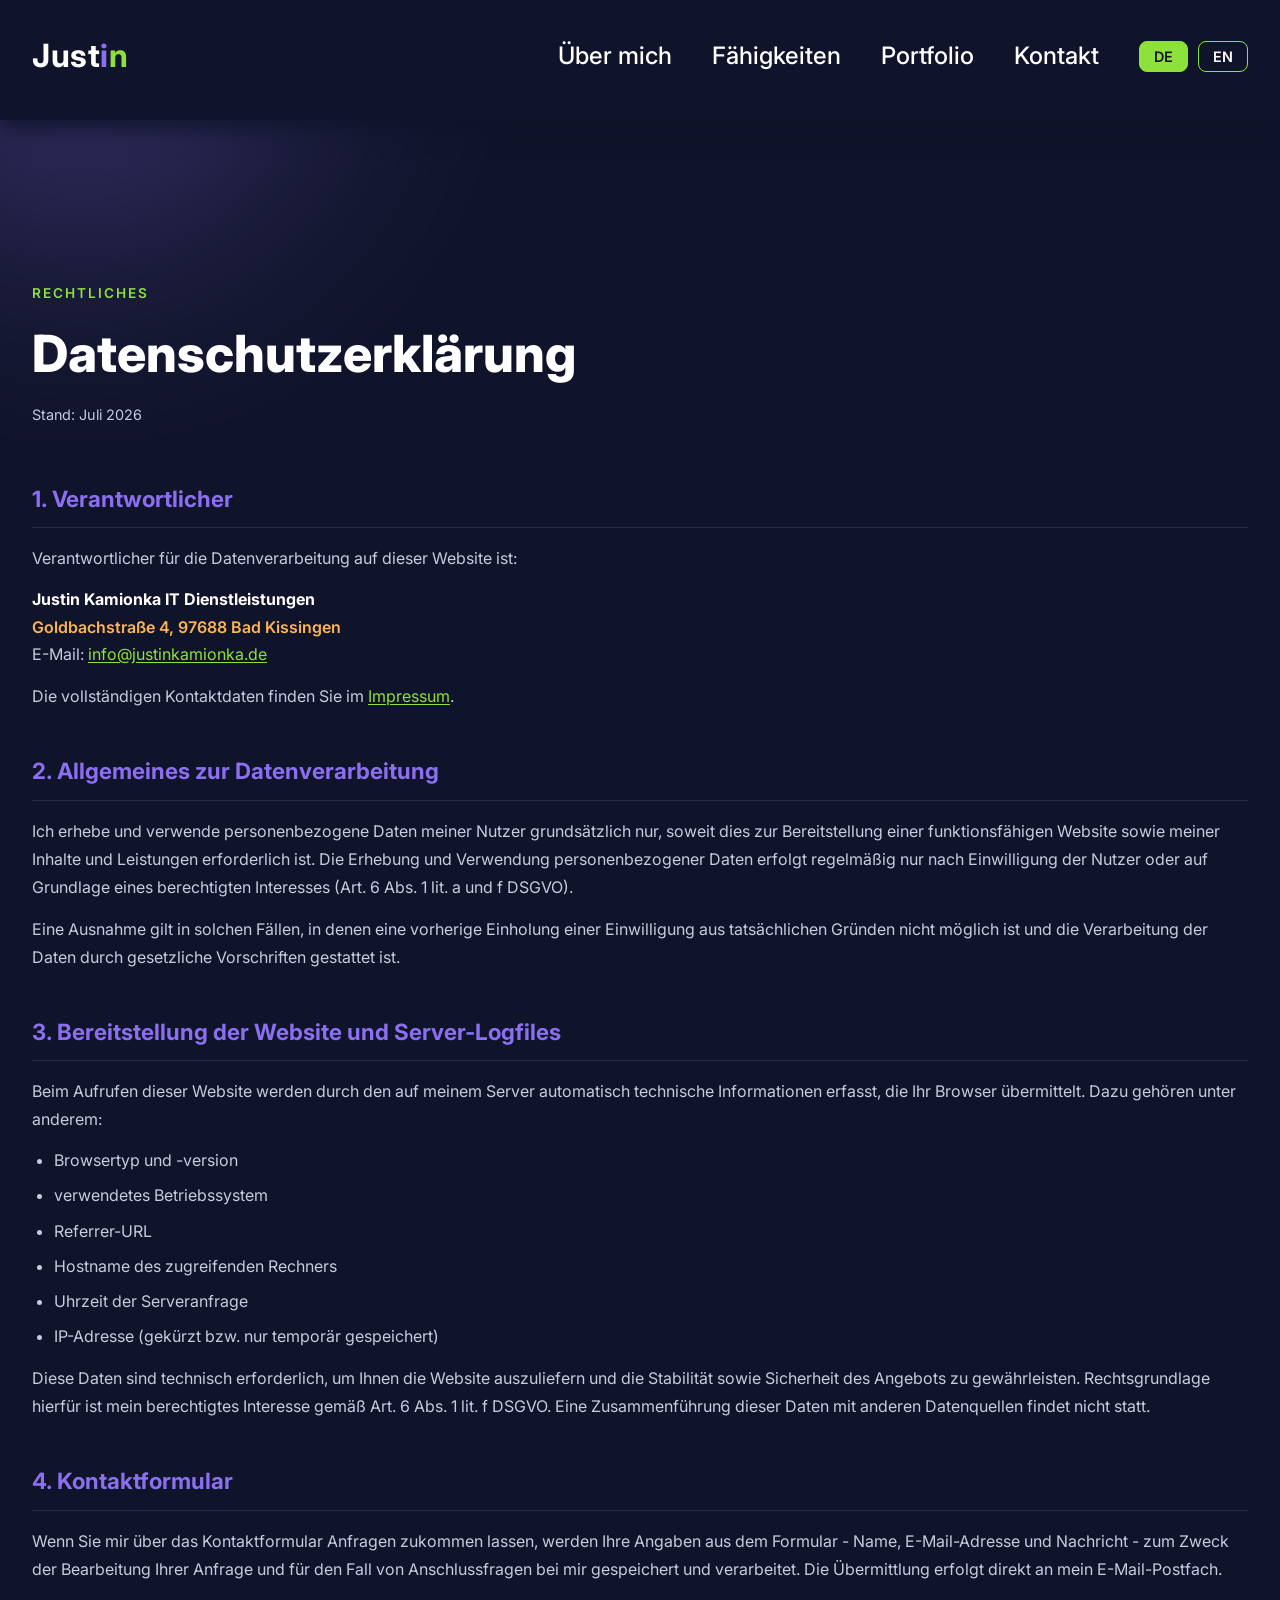
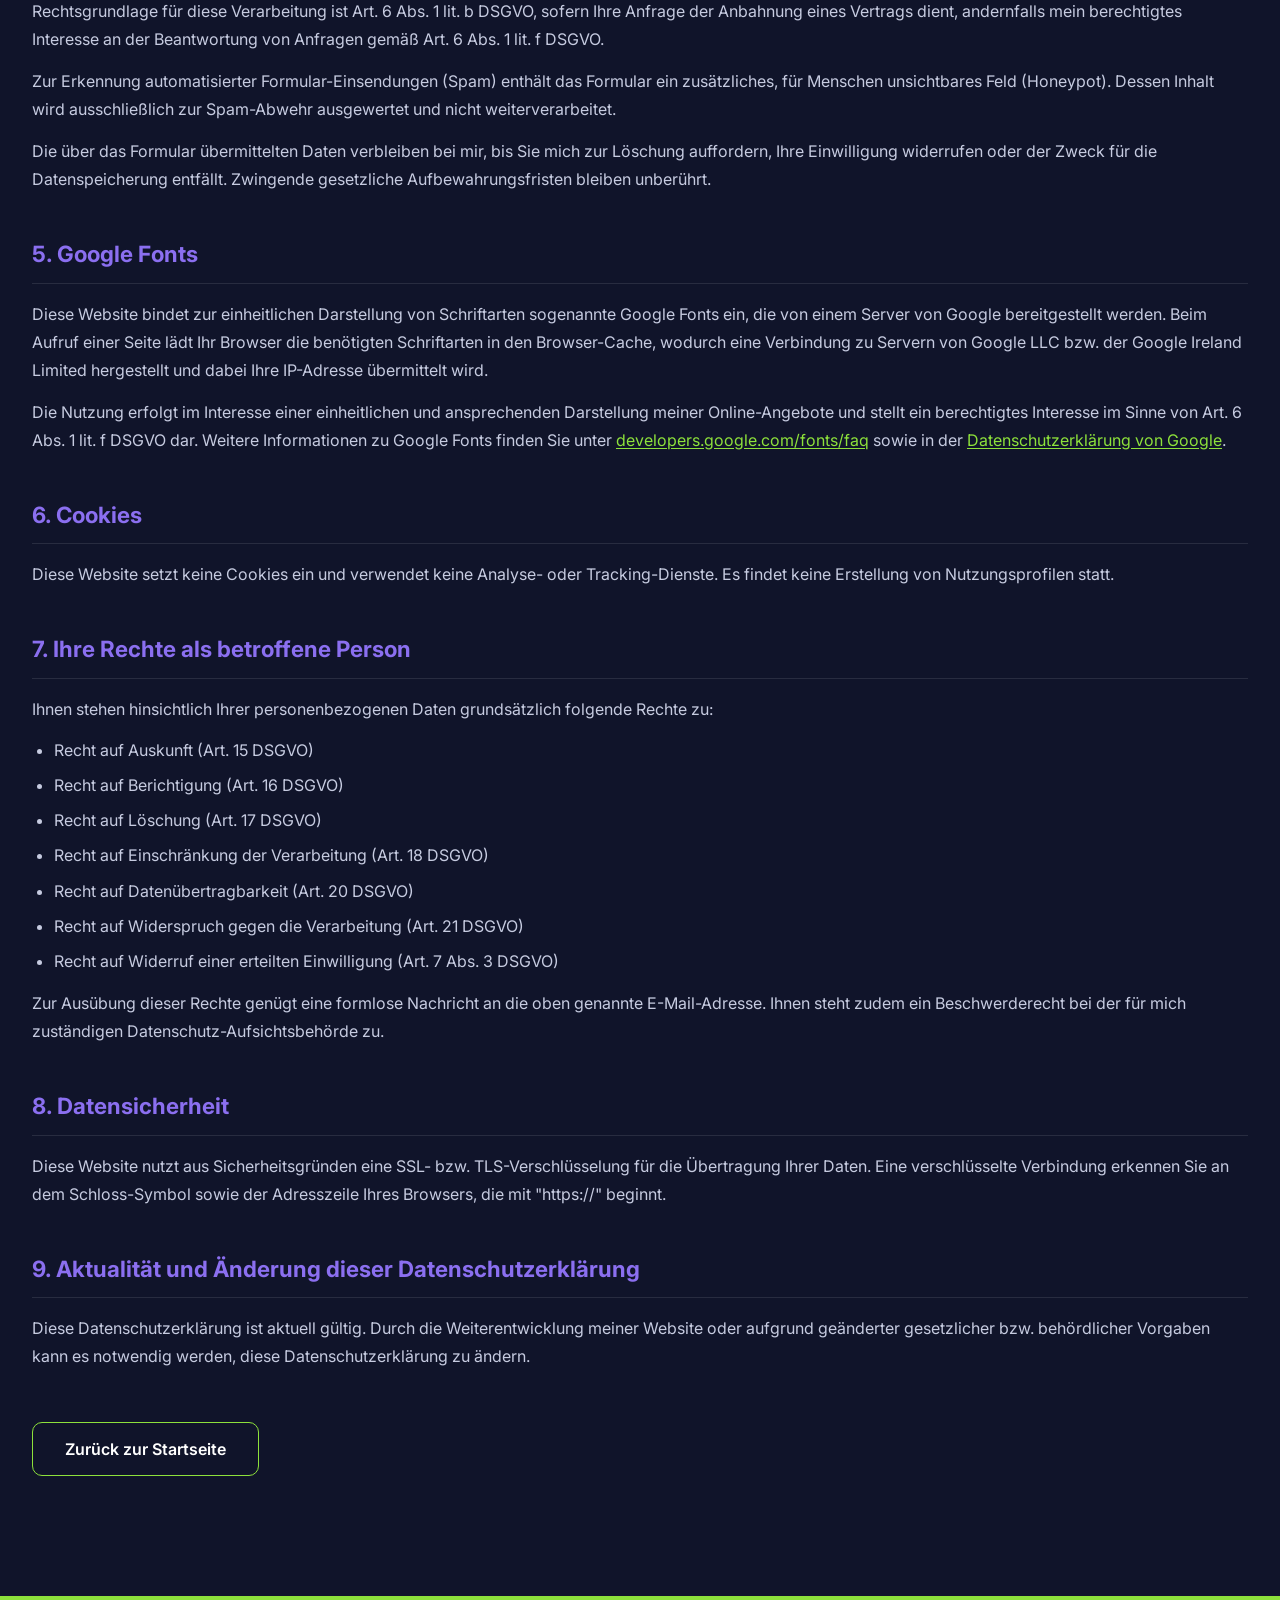
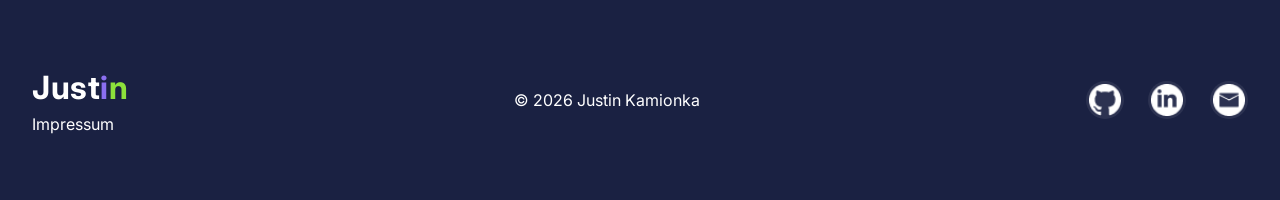
<file: privacy-policy.html>
<!doctype html>
<html lang="de">
  <head>
    <meta charset="UTF-8" />
    <meta name="viewport" content="width=device-width, initial-scale=1.0" />
    <title>Datenschutzerklärung - Justin Kamionka</title>
    <link rel="icon" type="image/x-icon" href="./assets/icons/favicon.png" />

    <link rel="preconnect" href="https://fonts.googleapis.com" />
    <link rel="preconnect" href="https://fonts.gstatic.com" crossorigin />
    <link
      href="https://fonts.googleapis.com/css2?family=Inter:wght@400;500;600;700;800&display=swap"
      rel="stylesheet"
    />

    <link rel="stylesheet" href="./css/style.css" />
    <link rel="stylesheet" href="./css/animation.css" />
    <link rel="stylesheet" href="./css/respo.css" />
    <link rel="stylesheet" href="./css/legal.css" />

    <script src="./js/translations-de.js" defer></script>
    <script src="./js/translations-en.js" defer></script>
    <script src="./js/translate.js" defer></script>
    <script src="./js/main.js" defer></script>
  </head>
  <body data-i18n-title="datenschutz.metaTitle">
    <header class="navbar">
      <div class="container nav-inner">
        <a class="logo" href="./index.html#home"
          >Just<span class="logo-i">i</span
          ><span class="logo-accent">n</span></a
        >

        <div class="nav-menu" id="navMenu">
          <nav class="nav-links">
            <a href="./index.html#about" data-i18n="nav.about">Über mich</a>
            <a href="./index.html#skills" data-i18n="nav.skills">Fähigkeiten</a>
            <a href="./index.html#portfolio" data-i18n="nav.portfolio">Portfolio</a>
            <a href="./index.html#contact" data-i18n="nav.contact">Kontakt</a>
          </nav>

          <div class="lang-switch">
            <button class="lang-btn active" data-lang="de">DE</button>
            <button class="lang-btn" data-lang="en">EN</button>
          </div>
        </div>

        <button
          class="nav-toggle"
          id="navToggle"
          type="button"
          aria-label="Menü öffnen"
          data-i18n-aria="nav.toggleAria"
          aria-expanded="false"
          aria-controls="navMenu"
        >
          <svg
            class="nav-toggle-icon nav-toggle-icon--open"
            viewBox="0 0 24 24"
            fill="none"
            stroke="currentColor"
            stroke-width="1.8"
            stroke-linecap="round"
          >
            <path d="M4 7h16M4 12h16M4 17h16" />
          </svg>
          <svg
            class="nav-toggle-icon nav-toggle-icon--close"
            viewBox="0 0 24 24"
            fill="none"
            stroke="currentColor"
            stroke-width="1.8"
            stroke-linecap="round"
          >
            <path d="M6 6l12 12M18 6L6 18" />
          </svg>
        </button>
      </div>
    </header>

    <!--
      Datenschutzerklärung. Layout/Styling: css/legal.css.
      Alle Überschriften/Texte kommen über data-i18n(-html) aus den
      "datenschutz.*"-Keys in js/translate.js - dieses Markup ist reine
      Struktur. Neuer Abschnitt = neuer ".legal-section"-Block nach
      demselben Muster + passende Keys in translate.js (beide Sprachen!).
    -->
    <section class="legal">
      <div class="legal-glow"></div>

      <div class="legal-container">
        <div class="legal-header">
          <span class="legal-eyebrow" data-i18n="legal.eyebrow"
            >Rechtliches</span
          >
          <h1 data-i18n="datenschutz.title">Datenschutzerklärung</h1>
          <p class="legal-updated" data-i18n="datenschutz.updated">
            Stand: Juli 2026
          </p>
        </div>

        <!-- Abschnitt 1: Verantwortlicher -->
        <div class="legal-section">
          <h2 data-i18n="datenschutz.s1.h">1. Verantwortlicher</h2>
          <p data-i18n="datenschutz.s1.p1">
            Verantwortlicher für die Datenverarbeitung auf dieser Website ist:
          </p>
          <address class="legal-address" data-i18n-html="datenschutz.s1.address">
            <strong>Justin Kamionka IT Dienstleistungen</strong><br />
            <span class="legal-placeholder"
              >Goldbachstraße 4, 97688 Bad Kissingen</span
            ><br />
            E-Mail:
            <a href="mailto:info@justinkamionka.de">info@justinkamionka.de</a>
          </address>
          <p data-i18n-html="datenschutz.s1.p2">
            Die vollständigen Kontaktdaten finden Sie im
            <a href="./legal-notice.html">Impressum</a>.
          </p>
        </div>

        <div class="legal-section">
          <h2 data-i18n="datenschutz.s2.h">
            2. Allgemeines zur Datenverarbeitung
          </h2>
          <p data-i18n="datenschutz.s2.p1">
            Ich erhebe und verwende personenbezogene Daten meiner Nutzer
            grundsätzlich nur, soweit dies zur Bereitstellung einer
            funktionsfähigen Website sowie meiner Inhalte und Leistungen
            erforderlich ist. Die Erhebung und Verwendung personenbezogener
            Daten erfolgt regelmäßig nur nach Einwilligung der Nutzer oder auf
            Grundlage eines berechtigten Interesses (Art. 6 Abs. 1 lit. a und f
            DSGVO).
          </p>
          <p data-i18n="datenschutz.s2.p2">
            Eine Ausnahme gilt in solchen Fällen, in denen eine vorherige
            Einholung einer Einwilligung aus tatsächlichen Gründen nicht möglich
            ist und die Verarbeitung der Daten durch gesetzliche Vorschriften
            gestattet ist.
          </p>
        </div>

        <div class="legal-section">
          <h2 data-i18n="datenschutz.s3.h">
            3. Bereitstellung der Website und Server-Logfiles
          </h2>
          <p data-i18n="datenschutz.s3.p1">
            Beim Aufrufen dieser Website werden durch den auf meinem Server
            automatisch technische Informationen erfasst, die Ihr Browser
            übermittelt. Dazu gehören unter anderem:
          </p>
          <ul data-i18n-html="datenschutz.s3.list">
            <li>Browsertyp und -version</li>
            <li>verwendetes Betriebssystem</li>
            <li>Referrer-URL</li>
            <li>Hostname des zugreifenden Rechners</li>
            <li>Uhrzeit der Serveranfrage</li>
            <li>IP-Adresse (gekürzt bzw. nur temporär gespeichert)</li>
          </ul>
          <p data-i18n="datenschutz.s3.p2">
            Diese Daten sind technisch erforderlich, um Ihnen die Website
            auszuliefern und die Stabilität sowie Sicherheit des Angebots zu
            gewährleisten. Rechtsgrundlage hierfür ist mein berechtigtes
            Interesse gemäß Art. 6 Abs. 1 lit. f DSGVO. Eine Zusammenführung
            dieser Daten mit anderen Datenquellen findet nicht statt.
          </p>
        </div>

        <div class="legal-section">
          <h2 data-i18n="datenschutz.s4.h">4. Kontaktformular</h2>
          <p data-i18n="datenschutz.s4.p1">
            Wenn Sie mir über das Kontaktformular Anfragen zukommen lassen,
            werden Ihre Angaben aus dem Formular - Name, E-Mail-Adresse und
            Nachricht - zum Zweck der Bearbeitung Ihrer Anfrage und für den Fall
            von Anschlussfragen bei mir gespeichert und verarbeitet. Die
            Übermittlung erfolgt direkt an mein E-Mail-Postfach.
          </p>
          <p data-i18n="datenschutz.s4.p2">
            Rechtsgrundlage für diese Verarbeitung ist Art. 6 Abs. 1 lit. b
            DSGVO, sofern Ihre Anfrage der Anbahnung eines Vertrags dient,
            andernfalls mein berechtigtes Interesse an der Beantwortung von
            Anfragen gemäß Art. 6 Abs. 1 lit. f DSGVO.
          </p>
          <p data-i18n="datenschutz.s4.p3">
            Zur Erkennung automatisierter Formular-Einsendungen (Spam) enthält
            das Formular ein zusätzliches, für Menschen unsichtbares Feld
            (Honeypot). Dessen Inhalt wird ausschließlich zur Spam-Abwehr
            ausgewertet und nicht weiterverarbeitet.
          </p>
          <p data-i18n="datenschutz.s4.p4">
            Die über das Formular übermittelten Daten verbleiben bei mir, bis
            Sie mich zur Löschung auffordern, Ihre Einwilligung widerrufen oder
            der Zweck für die Datenspeicherung entfällt. Zwingende gesetzliche
            Aufbewahrungsfristen bleiben unberührt.
          </p>
        </div>

        <div class="legal-section">
          <h2 data-i18n="datenschutz.s5.h">5. Google Fonts</h2>
          <p data-i18n="datenschutz.s5.p1">
            Diese Website bindet zur einheitlichen Darstellung von Schriftarten
            sogenannte Google Fonts ein, die von einem Server von Google
            bereitgestellt werden. Beim Aufruf einer Seite lädt Ihr Browser die
            benötigten Schriftarten in den Browser-Cache, wodurch eine
            Verbindung zu Servern von Google LLC bzw. der Google Ireland Limited
            hergestellt und dabei Ihre IP-Adresse übermittelt wird.
          </p>
          <p data-i18n-html="datenschutz.s5.p2">
            Die Nutzung erfolgt im Interesse einer einheitlichen und
            ansprechenden Darstellung meiner Online-Angebote und stellt ein
            berechtigtes Interesse im Sinne von Art. 6 Abs. 1 lit. f DSGVO dar.
            Weitere Informationen zu Google Fonts finden Sie unter
            <a
              href="https://developers.google.com/fonts/faq"
              target="_blank"
              rel="noopener"
              >developers.google.com/fonts/faq</a
            >
            sowie in der
            <a
              href="https://policies.google.com/privacy"
              target="_blank"
              rel="noopener"
              >Datenschutzerklärung von Google</a
            >.
          </p>
        </div>

        <div class="legal-section">
          <h2 data-i18n="datenschutz.s6.h">6. Cookies</h2>
          <p data-i18n="datenschutz.s6.p1">
            Diese Website setzt keine Cookies ein und verwendet keine Analyse-
            oder Tracking-Dienste. Es findet keine Erstellung von
            Nutzungsprofilen statt.
          </p>
        </div>

        <div class="legal-section">
          <h2 data-i18n="datenschutz.s7.h">
            7. Ihre Rechte als betroffene Person
          </h2>
          <p data-i18n="datenschutz.s7.p1">
            Ihnen stehen hinsichtlich Ihrer personenbezogenen Daten
            grundsätzlich folgende Rechte zu:
          </p>
          <ul data-i18n-html="datenschutz.s7.list">
            <li>Recht auf Auskunft (Art. 15 DSGVO)</li>
            <li>Recht auf Berichtigung (Art. 16 DSGVO)</li>
            <li>Recht auf Löschung (Art. 17 DSGVO)</li>
            <li>Recht auf Einschränkung der Verarbeitung (Art. 18 DSGVO)</li>
            <li>Recht auf Datenübertragbarkeit (Art. 20 DSGVO)</li>
            <li>
              Recht auf Widerspruch gegen die Verarbeitung (Art. 21 DSGVO)
            </li>
            <li>
              Recht auf Widerruf einer erteilten Einwilligung (Art. 7 Abs. 3
              DSGVO)
            </li>
          </ul>
          <p data-i18n="datenschutz.s7.p2">
            Zur Ausübung dieser Rechte genügt eine formlose Nachricht an die
            oben genannte E-Mail-Adresse. Ihnen steht zudem ein Beschwerderecht
            bei der für mich zuständigen Datenschutz-Aufsichtsbehörde zu.
          </p>
        </div>

        <div class="legal-section">
          <h2 data-i18n="datenschutz.s8.h">8. Datensicherheit</h2>
          <p data-i18n="datenschutz.s8.p1">
            Diese Website nutzt aus Sicherheitsgründen eine SSL- bzw.
            TLS-Verschlüsselung für die Übertragung Ihrer Daten. Eine
            verschlüsselte Verbindung erkennen Sie an dem Schloss-Symbol sowie
            der Adresszeile Ihres Browsers, die mit "https://" beginnt.
          </p>
        </div>

        <div class="legal-section">
          <h2 data-i18n="datenschutz.s9.h">
            9. Aktualität und Änderung dieser Datenschutzerklärung
          </h2>
          <p data-i18n="datenschutz.s9.p1">
            Diese Datenschutzerklärung ist aktuell gültig. Durch die
            Weiterentwicklung meiner Website oder aufgrund geänderter
            gesetzlicher bzw. behördlicher Vorgaben kann es notwendig werden,
            diese Datenschutzerklärung zu ändern.
          </p>
        </div>

        <a
          class="btn-secondary legal-back"
          href="./index.html"
          data-i18n="legal.back"
          >Zurück zur Startseite</a
        >
      </div>
    </section>

    <div class="green-line"></div>

    <footer class="box">
      <div class="container footer-inner">
      <div class="footer-logo">
        <a class="logo" href="./index.html#home"
          >Just<span class="logo-i">i</span
          ><span class="logo-accent">n</span></a
        >
        <a href="./legal-notice.html" data-i18n="footer.impressum">Impressum</a>
      </div>
      <div class="footer-content">
        <p data-i18n="footer.copyright">&copy; 2024 Justin Kamionka</p>
      </div>
      <div class="footer-links">
        <a
          class="social-icon"
          href="https://github.com/jxstin-kamionka"
          target="_blank"
          rel="noopener noreferrer"
          ><img src="./assets/icons/GitHub.png" alt="GitHub"
        /></a>
        <a
          class="social-icon"
          href="https://www.linkedin.com/in/justin-kamionka-54734835a/"
          target="_blank"
          rel="noopener noreferrer "
          ><img src="./assets/icons/Linkedin button.png" alt="LinkedIn"
        /></a>
        <a class="social-icon" href="mailto:info@justinkamionka.de"
          ><img src="./assets/icons/Email.png" alt="E-Mail"
        /></a>
      </div>
      </div>
    </footer>
  </body>
</html>
</file>
<file: css/style.css>
*,
*::before,
*::after {
  box-sizing: border-box;
  margin: 0;
  padding: 0;
}

html {
  scroll-behavior: smooth;
  max-width: 100%;
  overflow-x: hidden;
  overflow-x: clip;
}

body {
  font-family: "Inter", "Segoe UI", Arial, sans-serif;
  background-color: var(--color-bg-light);
  color: #ffffff;
  line-height: 1.5;
  max-width: 100%;
  overflow-x: hidden;
  overflow-x: clip;
}

img {
  max-width: 100%;
  display: block;
}

a {
  text-decoration: none;
  color: inherit;
}

ul {
  list-style: none;
}

button {
  font-family: inherit;
  cursor: pointer;
  border: none;
}

/* ---------- Variables ----------
   Zentrale Design-Tokens. Farben und die Container-Breite werden im
   gesamten Projekt (inkl. respo.css, legal.css, animation.css) über
   diese Variablen referenziert - hier anpassen wirkt global.
*/
:root {
  --color-bg-dark: #10142a;
  --color-bg-light: #1a2142;
  --color-green: #8de13b;
  --color-purple: #8b6ff0;
  --color-white: #ffffff;
  --color-muted: #c6cbe0;
  --container-width: 1440px;
}

.container {
  width: 100%;
  max-width: var(--container-width);
  margin: 0 auto;
  padding: 0 32px;
}

/* Keeps anchored section headings visible below the sticky navigation. */
#home,
#about,
#skills,
#portfolio,
#contact {
  scroll-margin-top: 136px;
}

/* Keeps the hero and social bar within the viewport space below the sticky
   navigation. The mobile override accounts for the shorter navigation bar. */
.hero-screen {
  height: calc(100dvh - 120px);
  display: flex;
  flex-direction: column;
}

/* ---------- Navbar ---------- */
.navbar {
  position: sticky;
  top: 0;
  left: 0;
  width: 100%;
  height: 120px;
  z-index: 20;
  padding: 32px 0;
  background: var(--color-bg-dark);
  box-shadow: 0px 10px 18px rgba(16, 20, 42, 0.8);
}

.nav-inner {
  display: flex;
  align-items: center;
  justify-content: space-between;
  gap: 24px;
}

.logo {
  font-size: 2rem;
  font-weight: 700;
  letter-spacing: 0.5px;
}

.logo-i {
  color: var(--color-purple);
}

.logo-accent {
  color: var(--color-green);
}

#heroCta {
  margin-top: 12px;
}

.nav-menu {
  display: flex;
  align-items: center;
  gap: 40px;
}

.nav-links {
  display: flex;
  align-items: center;
  gap: 40px;
}

.nav-links a {
  position: relative;
  font-size: 1.5rem;
  font-weight: 500;
  color: var(--color-white);
  transition: color 0.2s ease;
}

.nav-links a::after {
  content: "";
  position: absolute;
  left: 0;
  bottom: -6px;
  width: 100%;
  height: 2px;
  background: var(--color-green);
  transform: scaleX(0);
  transform-origin: right;
  transition: transform 0.25s ease;
}

.nav-links a:hover {
  color: var(--color-green);
}

.nav-links a:hover::after {
  transform: scaleX(1);
  transform-origin: left;
}

.lang-switch {
  display: flex;
  align-items: center;
  gap: 10px;
  height: 100%;
}

.nav-toggle {
  position: relative;
  z-index: 30;
  display: none;
  width: 40px;
  height: 40px;
  align-items: center;
  justify-content: center;
  flex: 0 0 auto;
  background: transparent;
  color: var(--color-white);
  transition: color 0.2s ease;
}

.nav-toggle:hover {
  color: var(--color-green);
}

.nav-toggle-icon {
  width: 24px;
  height: 24px;
}

.nav-toggle-icon--close {
  display: none;
}

.nav-toggle.is-open .nav-toggle-icon--open {
  display: none;
}

.nav-toggle.is-open .nav-toggle-icon--close {
  display: block;
}

body.nav-open-lock {
  overflow: hidden;
}

.lang-btn {
  min-width: 44px;
  padding: 6px 14px;
  border-radius: 8px;
  font-size: 0.9rem;
  font-weight: 600;
  background: transparent;
  color: var(--color-white);
  border: 1.5px solid var(--color-green);
  transition:
    background 0.2s ease,
    color 0.2s ease;
}

.lang-btn.active {
  background: var(--color-green);
  border-color: var(--color-green);
  color: #10142a;
}

/* ---------- Hero ---------- */
.hero {
  position: relative;
  /* flex-shrink bewusst 0: Hero darf wachsen (füllt die Reststrecke bis
     100dvh), aber nie unter die Höhe seines eigenen Inhalts schrumpfen -
     sonst würde .hero-inner (siehe unten) wieder abgeschnitten. */
  flex: 1 0 auto;
  width: 100%;
  overflow: hidden;
  background: var(--color-bg-dark);
  isolation: isolate;
}

/* Nutzt die in index.html per <svg><clipPath id="heroCurve"> definierte Kurve,
   um die helle Fläche hinter dem Portrait geschwungen abzuschneiden. */
.hero::after {
  content: "";
  position: absolute;
  inset: 0;
  /* über .hero-inner (z-index 1), damit die Kurve das Portrait unten anschneidet;
     pointer-events: none, sonst wäre der CTA-Button nicht mehr klickbar */
  z-index: 2;
  pointer-events: none;
  background: var(--color-bg-light);
  clip-path: url(#heroCurve);
}

/* Unscharfe Farbflecken hinter dem Portrait; die "sanft pulsierende"
   Animation dieser Blobs steckt in css/animation.css (glow-pulse). */
.hero-glow {
  position: absolute;
  top: 50%;
  left: 50%;
  border-radius: 50%;
  filter: blur(clamp(50px, 7vw, 90px));
  z-index: 0;
  opacity: 0.85;
  /* transform kommt komplett aus der glow-pulse-drift Animation (animation.css),
     die --glow-x/--glow-y unten mit dem Atmen (scale) kombiniert. */
  transform: translate(var(--glow-x), var(--glow-y));
}

.hero-glow--purple {
  width: clamp(220px, 28vw, 400px);
  height: clamp(200px, 26vw, 380px);
  --glow-x: calc(-50% - 50px);
  --glow-y: calc(-50% - 10px);
  background: var(--color-purple);
}

.hero-glow--green {
  width: clamp(200px, 26vw, 380px);
  height: clamp(110px, 14vw, 200px);
  --glow-x: calc(-50% + 40px);
  --glow-y: -50%;
  background: var(--color-green);
}

.hero-inner {
  position: relative;
  z-index: 1;
  max-width: var(--container-width);
  margin: 0 auto;
  padding: 0 32px;
  height: 100%;
  display: flex;
  align-items: center;
  justify-content: center;
  gap: 40px;
}

.hero-image {
  position: relative;
  flex: 0 0 auto;
  align-self: flex-end;
  width: min(47vw, 50vh);
  z-index: 0;
}

.hero-image::before {
  content: "";
  display: none;
  position: absolute;
  z-index: -1;
  bottom: 0;
  top: 30%;
  left: 20%;
  width: 190%;
  max-width: 900px;
  background: var(--color-bg-light);
  clip-path: url(#heroCurve);
}

.hero-image img {
  position: relative;
  z-index: 1;
  width: 100%;
  height: auto;
  object-fit: contain;
  bottom: -10px;
}

.hero-content {
  display: flex;
  align-items: center;
}

.hero-text {
  display: grid;
  grid-template-columns: auto auto;
  column-gap: 28px;
}

.hero-iam {
  grid-column: 1;
  grid-row: 1 / 3;
  align-self: center;
  writing-mode: vertical-rl;
  transform: rotate(180deg);
  font-size: clamp(1.2rem, 2.4vw, 1.75rem);
  font-weight: 600;
  color: var(--color-white);
  letter-spacing: 2px;
}

.hero-split {
  display: contents;
}

.hero-text h1 {
  grid-column: 2;
  grid-row: 1;
  font-size: clamp(2.2rem, 4.2vw, 3.75rem);
  font-weight: 800;
  color: var(--color-white);
  line-height: 1.1;
  white-space: nowrap;
}

.hero-role {
  grid-column: 2;
  grid-row: 2;
  font-size: clamp(1.4rem, 2.6vw, 2.25rem);
  font-weight: 800;
  text-transform: uppercase;
  color: var(--color-purple);
  letter-spacing: 1px;
  margin-top: 6px;
}

.btn-primary {
  grid-column: 2;
  grid-row: 3;
  justify-self: center;
  display: inline-block;
  padding: 14px 32px;
  background: var(--color-green);
  color: #10142a;
  font-weight: 600;
  font-size: 1rem;
  border-radius: 10px;
  transition:
    transform 0.2s ease,
    box-shadow 0.2s ease;
}

.btn-primary:hover {
  transform: translateY(-2px);
  box-shadow: 0 10px 24px rgba(141, 225, 59, 0.35);
}

/* right hält den Scroll-Hinweis am Rand des zentrierten Containers fest,
   statt am Viewport-Rand zu kleben, sobald der Bildschirm breiter als
   --container-width ist (analog zu .skills-glow). */
.hero-scroll {
  position: absolute;
  right: max(24px, calc((100% - var(--container-width)) / 2 + 24px));
  bottom: 32px;
  z-index: 3;
  display: flex;
  flex-direction: column;
  align-items: center;
  gap: 10px;
}

.hero-scroll span {
  writing-mode: vertical-rl;
  font-size: 0.85rem;
  letter-spacing: 2px;
  color: var(--color-muted);
}

.hero-scroll svg {
  width: 16px;
  height: 16px;
  color: var(--color-muted);
  animation: scroll-bounce 1.8s ease-in-out infinite;
}

@keyframes scroll-bounce {
  0%,
  100% {
    transform: translateY(0);
  }
  50% {
    transform: translateY(6px);
  }
}

/* Ab Widescreen darf der Hero mehr Präsenz zeigen: Bild und Typografie
   wachsen über ihre normalen min()/clamp()-Deckel hinaus. Die Kurve
   (clip-path: url(#heroCurve)) nutzt clipPathUnits="objectBoundingBox" und
   skaliert dadurch automatisch mit .hero-image::before mit - kein eigenes
   Rezept nötig, nur der max-width-Deckel muss mitwachsen. */
@media (min-width: 1440px) {
  .hero-image {
    width: min(47vw, 640px);
  }

  .hero-image::before {
    max-width: 1150px;
  }

  .hero-iam {
    font-size: clamp(1.75rem, 1.6vw, 2.1rem);
  }

  .hero-text h1 {
    font-size: clamp(3.75rem, 3.6vw, 4.75rem);
  }

  .hero-role {
    font-size: clamp(2.25rem, 2vw, 2.75rem);
  }
}

/* ---------- Social bar ---------- */
.social-bar {
  position: relative;
  z-index: 1;
  /* .hero-screen (Navbar+Hero+Social-Bar) ist auf 100dvh fixiert; ohne
     flex-shrink: 0 verliert die Social-Bar als einziges "weiches" Element
     zuerst an Höhe, wenn der Inhalt nicht passt - Icons/Mail würden dann
     hinter der nächsten Section verschwinden. .hero schrumpft bewusst nicht
     (flex: 1 0 auto), hier gilt dieselbe Priorität. */
  flex-shrink: 0;
  background: var(--color-bg-light);
  box-shadow: 0 -2px 0 var(--color-bg-light);
  padding: 28px 0;
  width: 100%;
}

.social-bar-inner {
  display: flex;
  align-items: center;
  gap: 24px;
}

/* Läuft von der Icon-Position aus nach links bis zum echten Bildschirmrand
   (Container-Padding + Rest-Viewport), die Icons bleiben linksbündig. */
.social-bar-line {
  --edge: max(32px, calc((100vw - var(--container-width)) / 2 + 32px));
  width: calc(90px + var(--edge));
  margin-left: calc(-1 * var(--edge));
  height: 2px;
  flex: 0 0 auto;
  background: linear-gradient(90deg, var(--color-purple), transparent);
}

.social-links {
  display: flex;
  align-items: center;
  gap: 16px;
}

.social-icon {
  width: 38px;
  height: 38px;
  border-radius: 50%;
  display: flex;
  align-items: center;
  justify-content: center;
  color: var(--color-white);
  background: rgba(255, 255, 255, 0.08);
  transition:
    background 0.2s ease,
    color 0.2s ease,
    transform 0.2s ease;
}

.social-icon svg {
  width: 18px;
  height: 18px;
}

.social-icon:hover {
  background: var(--color-green);
  color: #10142a;
  transform: translateY(-2px);
}

.social-email {
  margin-left: 8px;
  color: var(--color-muted);
  font-size: 0.95rem;
  transition: color 0.2s ease;
}

.social-email:hover {
  color: var(--color-green);
}

/* ---------- About ---------- */
.about {
  position: relative;
  background: var(--color-bg-light);
  padding: 80px 0 100px;
  width: 100%;
  overflow: hidden;
}

.about-inner {
  display: flex;
  align-items: center;
  justify-content: space-between;
  gap: 60px;
}

.about-content {
  flex: 1 1 560px;
  max-width: 620px;
}

.about-content h2 {
  font-size: clamp(2.5rem, 5vw, 4rem);
  font-weight: 800;
  margin-bottom: 24px;
}

.about-lead {
  color: var(--color-muted);
  font-size: 1.05rem;
  line-height: 1.7;
  margin-bottom: 32px;
}

.about-points {
  display: flex;
  flex-direction: column;
  gap: 24px;
  list-style: none;
}

.about-points li {
  display: flex;
  align-items: flex-start;
  gap: 16px;
}

.point-icon {
  flex: 0 0 auto;
  width: 36px;
  height: 36px;
  border-radius: 50%;
  border: 1.5px solid var(--color-green);
  display: flex;
  align-items: center;
  justify-content: center;
  color: var(--color-green);
}

.point-icon svg {
  width: 18px;
  height: 18px;
}

.about-points p {
  color: var(--color-muted);
  line-height: 1.6;
}

.about-photo {
  position: relative;
  flex: 0 0 auto;
  width: min(30vw, 380px);
}

.about-photo-glow {
  position: absolute;
  inset: 35% -35%;
  background: var(--color-purple);
  filter: blur(clamp(55px, 8vw, 100px));
  opacity: 0.5;
  z-index: 0;
}

.about-photo-circle {
  position: relative;
  z-index: 1;
  aspect-ratio: 1 / 1;
  border-radius: 50%;
  border: 3px solid var(--color-green);
  overflow: hidden;
  transition: transform 0.35s ease;
}

.about-photo:hover .about-photo-circle {
  transform: scale(1.04);
}

.about-photo-circle img {
  width: 100%;
  height: 100%;
  object-fit: cover;
}

.about-photo-line {
  position: absolute;
  top: 50%;
  left: 380px;
  width: 100vw;
  overflow: hidden;
  height: 2px;
  background: var(--color-green);
  z-index: 1;
}

/* ---------- Skills ---------- */
.skills {
  position: relative;
  background: var(--color-bg-light);
  padding: 100px 0;
  width: 100%;
  overflow: hidden;
}

/* max(...) hält den Glow-Blob innerhalb des Viewports: er sitzt normalerweise
   links außerhalb des zentrierten Containers, weicht aber auf 20px Abstand
   zurück, sobald der Viewport schmaler als --container-width wird. */
.skills-glow {
  position: absolute;
  left: max(20px, calc((100% - var(--container-width)) / 2 - 173px));
  bottom: 220px;
  width: clamp(220px, 30vw, 420px);
  height: clamp(120px, 16vw, 225px);
  border-radius: 50%;
  background: var(--color-green);
  filter: blur(clamp(60px, 9vw, 120px));
  opacity: 0.5;
  z-index: 0;
}

.skills-inner {
  position: relative;
  z-index: 1;
  display: flex;
  align-items: flex-start;
  justify-content: space-between;
  gap: 60px;
}

.skills-grid {
  display: grid;
  grid-template-columns: repeat(4, auto);
  column-gap: 48px;
  row-gap: 48px;
}

.skill-item {
  display: flex;
  flex-direction: column;
  align-items: center;
  justify-content: center;
  gap: 10px;
  padding-right: 48px;
  border-right: 1px solid rgba(255, 255, 255, 0.1);
}

.skill-item:nth-child(4n) {
  border-right: none;
  padding-right: 0;
}

/* Icons enthalten den Techniknamen als eingebrannten Text im PNG (endet bei
   Pixelzeile 72 von 88 Breite); wir schneiden das per object-fit weg und
   zeigen den Namen stattdessen als echten Text unter dem Icon (.skill-name)
   - barrierefrei statt Rastergrafik-Text. */
.skill-icon {
  width: 88px;
  aspect-ratio: 88 / 72;
  object-fit: cover;
  object-position: top;
  transition:
    transform 0.3s ease,
    filter 0.3s ease;
}

.skill-name {
  font-size: 0.85rem;
  color: var(--color-muted);
  text-align: center;
}

.skill-item:hover .skill-icon {
  transform: translateY(-6px) scale(1.08);
  filter: drop-shadow(0 8px 16px rgba(141, 225, 59, 0.45));
}

.skill-item--learning {
  position: relative;
}

.skill-learning-anchor {
  position: relative;
  display: flex;
  justify-content: center;
}

.skill-learning-trigger {
  display: flex;
  flex-direction: column;
  align-items: center;
  gap: 10px;
  border: 0;
  padding: 0;
  background: transparent;
  color: inherit;
  touch-action: manipulation;
}

.skill-learning-trigger:focus-visible {
  outline: 2px solid var(--color-green);
  outline-offset: 6px;
  border-radius: 8px;
}

/* The learning tooltip uses opacity and visibility for a smooth transition. */
.skill-tooltip {
  position: absolute;
  left: 50%;
  bottom: calc(100% + 18px);
  transform: translate(-50%, 6px);
  width: min(260px, calc(100vw - 40px));
  padding: 18px 20px;
  background: var(--color-white);
  color: var(--color-bg-dark);
  border-radius: 14px;
  text-align: center;
  box-shadow: 0 16px 32px rgba(16, 20, 42, 0.35);
  opacity: 0;
  visibility: hidden;
  pointer-events: none;
  transition:
    opacity 0.2s ease,
    transform 0.2s ease,
    visibility 0.2s;
  z-index: 5;
}

.skill-tooltip::after {
  content: "";
  position: absolute;
  top: 100%;
  left: 50%;
  transform: translateX(-50%);
  border: 9px solid transparent;
  border-top-color: var(--color-white);
}

.skill-item--learning.is-open .skill-tooltip {
  opacity: 1;
  visibility: visible;
  transform: translate(-50%, 0);
  pointer-events: auto;
}

@media (hover: hover) and (pointer: fine) {
  .skill-item--learning:hover .skill-tooltip {
    opacity: 1;
    visibility: visible;
    transform: translate(-50%, 0);
    pointer-events: auto;
  }
}

.skill-tooltip p {
  font-size: 0.9rem;
  font-weight: 600;
  line-height: 1.35;
  margin-bottom: 14px;
}

.skill-tooltip-logos {
  display: flex;
  justify-content: center;
  gap: 28px;
}

.skill-tooltip-logo {
  display: flex;
  flex-direction: column;
  align-items: center;
  gap: 8px;
}

.skill-tooltip-logo svg {
  width: 32px;
  height: 32px;
}

.skill-tooltip-logo span {
  font-size: 0.85rem;
  font-weight: 700;
}

.skills-info {
  flex: 0 0 420px;
  max-width: 460px;
}

.skills-heading {
  display: flex;
  align-items: center;
  gap: 20px;
  margin-bottom: 28px;
}

.skills-heading h2 {
  font-size: clamp(2.2rem, 4.4vw, 3.4rem);
  font-weight: 800;
  white-space: nowrap;
}

.skills-line {
  flex: 1;
  height: 2px;
  width: 100vw;
  background: linear-gradient(90deg, var(--color-purple), transparent);
}

.skills-desc {
  color: var(--color-muted);
  text-align: center;
  line-height: 1.6;
  margin-bottom: 24px;
}

.skills-cta-title {
  font-size: 1.5rem;
  font-weight: 700;
  text-align: center;
  margin-bottom: 12px;
}

.skills-cta-title .highlight {
  color: var(--color-purple);
}

.skills-btn {
  display: block;
  width: fit-content;
  margin: 24px auto 0;
}

/* ---------- Buttons ---------- */
.btn-secondary {
  display: inline-block;
  padding: 14px 32px;
  background: transparent;
  color: var(--color-white);
  font-weight: 600;
  font-size: 1rem;
  border: 1.5px solid var(--color-green);
  border-radius: 10px;
  transition:
    background 0.2s ease,
    color 0.2s ease,
    transform 0.2s ease;
}

.btn-secondary:hover {
  background: var(--color-green);
  color: #10142a;
  transform: translateY(-2px);
}

/* ---------- Portfolio ---------- */
.portfolio {
  position: relative;
  background: var(--color-bg-light);
  width: 100%;
  /* kein overflow: hidden hier - würde die position: sticky Bühne von
     .portfolio-sticky brechen (Sticky braucht einen Vorfahren ohne eigenen
     Scroll-/Clip-Kontext). Die Glow-Blobs kriegen ihren eigenen Clip-Wrapper
     unten, statt die ganze Section zu clippen. */
}

.portfolio-glow-clip {
  position: absolute;
  inset: 0;
  overflow: hidden;
  pointer-events: none;
  z-index: 0;
}

.portfolio-glow {
  position: absolute;
  border-radius: 50%;
  filter: blur(clamp(60px, 8vw, 110px));
  opacity: 0.55;
  z-index: 0;
}

.portfolio-glow--purple {
  width: clamp(220px, 30vw, 420px);
  height: clamp(220px, 30vw, 420px);
  right: max(-173px, calc((100% - var(--container-width)) / 2 - 173px));
  bottom: 209px;
  background: var(--color-purple);
}

.portfolio-glow--green {
  position: absolute;
  left: max(-173px, calc((100% - var(--container-width)) / 2 - 173px));
  top: 220px;
  width: clamp(220px, 30vw, 420px);
  height: clamp(220px, 30vw, 420px);
  border-radius: 50%;
  background: var(--color-green);
  filter: blur(clamp(60px, 9vw, 120px));
  opacity: 0.5;
  z-index: 0;
}

.portfolio-header {
  position: relative;
  z-index: 1;
  display: grid;
  grid-template-columns: 1fr auto 1fr;
  align-items: center;
  gap: 24px;
  margin-bottom: 20px;
}

.portfolio-header h2 {
  font-size: clamp(2.2rem, 4.4vw, 3.4rem);
  font-weight: 800;
  white-space: nowrap;
}

.portfolio-line-left {
  width: 100%;
  height: 2px;
  background: linear-gradient(90deg, var(--color-purple), var(--color-purple) calc(100% - 120px), transparent);
}

.portfolio-line {
  width: 100%;
  height: 2px;
  background: linear-gradient(90deg, transparent, var(--color-purple) 120px, var(--color-purple));
}

.portfolio-intro {
  position: relative;
  z-index: 1;
  color: var(--color-muted);
  max-width: 720px;
}

.portfolio-list {
  position: relative;
  z-index: 1;
  /* 100vh Scrollstrecke pro Projekt: die Sticky-Bühne bleibt so lange
     fixiert, bis alle Projekte durchgeblättert sind. */
  height: 300vh;
}

.portfolio-sticky {
  position: sticky;
  top: 120px;
  height: calc(100dvh - 120px);
  overflow: visible;
  isolation: isolate;
}

/* Viewport-bound glows make scroll progress visible throughout the sticky scene. */
.portfolio-sticky::before,
.portfolio-sticky::after {
  content: "";
  position: absolute;
  width: clamp(320px, 48vw, 720px);
  aspect-ratio: 1;
  top: 50%;
  border-radius: 50%;
  pointer-events: none;
  opacity: 0.1;
  will-change: transform, opacity;
  transition: opacity 500ms cubic-bezier(0.23, 1, 0.32, 1);
  z-index: 0;
}

.portfolio-sticky::before {
  left: 8%;
  background: radial-gradient(
    circle,
    var(--color-green) 0%,
    color-mix(in srgb, var(--color-green) 45%, transparent) 38%,
    transparent 72%
  );
  transform: translate3d(-35%, calc(-50% + var(--stage-glow-y, 0px)), 0);
}

.portfolio-sticky::after {
  right: 8%;
  background: radial-gradient(
    circle,
    var(--color-purple) 0%,
    color-mix(in srgb, var(--color-purple) 45%, transparent) 38%,
    transparent 72%
  );
  transform: translate3d(35%, calc(-50% - var(--stage-glow-y, 0px)), 0);
}

.portfolio-sticky[data-active-project="0"]::before,
.portfolio-sticky[data-active-project="2"]::before,
.portfolio-sticky[data-active-project="1"]::after {
  opacity: 0.38;
}

@media (prefers-reduced-motion: reduce) {
  .portfolio-sticky::before {
    transform: translate3d(-35%, -50%, 0);
  }

  .portfolio-sticky::after {
    transform: translate3d(35%, -50%, 0);
  }
}

.portfolio-item {
  position: absolute;
  inset: 0;
  display: flex;
  align-items: center;
  justify-content: center;
  gap: 60px;
  opacity: 0;
  pointer-events: none;
  z-index: 1;
  transition:
    opacity 0.5s ease,
    transform 0.5s ease;
  transform: scale(0.96);
}

.portfolio-item.is-active {
  opacity: 1;
  pointer-events: auto;
  transform: scale(1);
}

.portfolio-item--reverse {
  flex-direction: row-reverse;
}

.portfolio-image {
  position: relative;
  flex: 0 0 auto;
  width: min(44vw, 560px);
  transition: transform 0.35s ease;
}

.portfolio-image:hover {
  transform: translateY(-6px) scale(1.02);
}

.portfolio-laptop {
  width: 100%;
  height: auto;
  display: block;
  pointer-events: none;
  user-select: none;
}

/* Matches the measured 592 × 350 display area inside the 1200px mockup. */
.portfolio-screenshot {
  position: absolute;
  left: 50%;
  top: 27.75%;
  width: 49.34%;
  height: auto;
  aspect-ratio: 592 / 350;
  display: block;
  object-fit: cover;
  object-position: center center;
  border-radius: 3px;
  transform: translateX(-50%);
}

.portfolio-text {
  flex: 1 1 420px;
  max-width: 520px;
}

.portfolio-text h3 {
  font-size: clamp(1.6rem, 2.6vw, 2.2rem);
  font-weight: 800;
  color: var(--color-purple);
  margin-bottom: 12px;
}

.portfolio-stack {
  color: var(--color-green);
  font-weight: 600;
  margin-bottom: 20px;
}

.portfolio-desc {
  color: white;
  line-height: 1.7;
  margin-bottom: 32px;
}

.portfolio-actions {
  display: flex;
  flex-wrap: wrap;
  align-items: center;
  gap: 20px;
}

/* ---------- Testimonials ---------- */
.testimonials {
  position: relative;
  background: var(--color-bg-light);
  padding: 100px 0 120px;
  width: 100%;
  overflow: hidden;
}

.testimonials-inner {
  display: flex;
  flex-direction: column;
  align-items: center;
  gap: 48px;
}

.testimonial-card-wrap {
  position: relative;
  display: flex;
  align-items: center;
  gap: 60px;
  width: 100%;
}

.testimonial-quote {
  position: absolute;
  top: -34px;
  left: 24px;
  width: 56px;
  height: 56px;
  color: var(--color-purple);
  z-index: 2;
}

.testimonial-card {
  position: relative;
  display: flex;
  flex-direction: column;
  justify-content: center;
  max-width: 760px;
  height: 280px;
  padding: 48px 56px;
  border: 2px solid var(--color-green);
  border-radius: 20px;
}

.testimonial-quote-text {
  font-size: 1.15rem;
  line-height: 1.7;
  color: var(--color-white);
  margin-bottom: 28px;
}

.testimonial-divider {
  display: block;
  width: 260px;
  max-width: 100%;
  height: 2px;
  background: var(--color-purple);
  margin-bottom: 16px;
}

.testimonial-author {
  color: var(--color-muted);
  font-weight: 500;
}

.testimonial-photo {
  position: relative;
  flex: 0 0 auto;
  width: min(20vw, 220px);
}

.testimonial-photo-circle {
  position: relative;
  z-index: 1;
  aspect-ratio: 1 / 1;
  border-radius: 50%;
  border: 3px solid var(--color-purple);
  display: flex;
  align-items: center;
  justify-content: center;
  color: var(--color-muted);
  background: var(--color-bg-light);
}

.testimonial-photo-circle svg {
  width: 40%;
  height: 40%;
}

.testimonial-photo-line {
  position: absolute;
  top: 50%;
  left: 220px;
  width: 100vw;
  height: 2px;
  background: var(--color-green);
  z-index: 1;
}

.testimonial-nav {
  display: flex;
  align-items: center;
  gap: 24px;
}

.testimonial-arrow {
  width: 36px;
  height: 36px;
  border-radius: 50%;
  display: flex;
  align-items: center;
  justify-content: center;
  color: var(--color-green);
  background: transparent;
  transition:
    background 0.2s ease,
    color 0.2s ease;
}

.testimonial-arrow svg {
  width: 18px;
  height: 18px;
}

.testimonial-arrow:hover {
  background: var(--color-green);
  color: #10142a;
}

.testimonial-dots {
  display: flex;
  align-items: center;
  gap: 10px;
}

.testimonial-dot {
  width: 10px;
  height: 10px;
  border-radius: 50%;
  background: transparent;
  border: 1.5px solid var(--color-purple);
  padding: 0;
  transition: background 0.2s ease;
}

.testimonial-dot.active {
  background: var(--color-green);
  border-color: var(--color-green);
}

/* ---------- Contact ---------- */
/* Versteckt Inhalte optisch, hält sie aber für Screenreader zugänglich
   (klassisches "visually hidden" Pattern) - genutzt für Formular-Labels. */
.sr-only {
  position: absolute;
  width: 1px;
  height: 1px;
  padding: 0;
  margin: -1px;
  overflow: hidden;
  clip: rect(0, 0, 0, 0);
  white-space: nowrap;
  border: 0;
}

.contact {
  position: relative;
  background: var(--color-bg-light);
  padding: 100px 0 140px;
  width: 100%;
  overflow: hidden;
}

.contact-glow {
  position: absolute;
  left: max(20px, calc((100% - var(--container-width)) / 2 - 173px));
  bottom: 20px;
  width: clamp(240px, 32vw, 460px);
  height: clamp(240px, 32vw, 460px);
  border-radius: 50%;
  background: var(--color-purple);
  filter: blur(clamp(70px, 10vw, 130px));
  opacity: 0.55;
  z-index: 0;
}

.contact-header {
  position: relative;
  z-index: 1;
  display: flex;
  align-items: center;
  gap: 40px;
  margin-bottom: 64px;
}

.contact-line {
  flex: 1;
  height: 2px;
  background: var(--color-purple);
}

/* Ab hier ist der 1440px-Container ohnehin gekappt, deshalb darf die
   Deko-Linie hier bis zum echten Bildschirmrand gehen. Bei .portfolio-header
   sitzt die Überschrift mittig (1fr auto 1fr), bleibt also unverändert.
   Bei .contact-header steht "Kontakt" rechts, darum bleibt padding-right
   wie beim normalen Container, damit die Überschrift an Ort und Stelle bleibt. */
@media (min-width: 1921px) {
  /* .hero-screen bleibt bei calc(100dvh - 120px), damit der Startbildschirm
     exakt 100dvh füllt und "Über mich" nicht durchblitzt. Nur der Hero wird
     auf die 70dvh-Proportion gekappt; die Social-Bar füllt den Rest.
     .hero-scroll sitzt am unteren Hero-Rand und bleibt so sichtbar. */
  .hero {
    flex: 0 0 70dvh;
  }

  .social-bar {
    flex: 1 0 auto;
  }

  /* der 520px-Cap aus der Basisregel ist auf so breiten Screens zu klein */
  .hero-image {
    width: min(34vw, 50vh);
  }
}

@media (min-width: 1440px) {
  .portfolio-header {
    max-width: none;
    padding-left: 0;
    padding-right: 0;
  }

  .contact-header {
    max-width: none;
    padding-left: 0;
    padding-right: max(32px, calc((100% - var(--container-width)) / 2 + 32px));
  }
}

.contact-header h2 {
  flex: 0 0 auto;
  font-size: clamp(2.5rem, 5vw, 4rem);
  font-weight: 800;
  white-space: nowrap;
}

.contact-inner {
  position: relative;
  z-index: 1;
  display: flex;
  align-items: flex-start;
  justify-content: space-between;
  gap: 80px;
}

.contact-text {
  flex: 1 1 380px;
  max-width: 460px;
}

.contact-text h3 {
  font-size: clamp(1.5rem, 2.4vw, 1.9rem);
  font-weight: 800;
  margin-bottom: 20px;
}

.contact-text p {
  color: var(--color-muted);
  line-height: 1.7;
  margin-bottom: 20px;
}

.contact-cta strong {
  color: var(--color-white);
}

.contact-form {
  flex: 1 1 480px;
  max-width: 600px;
  display: flex;
  flex-direction: column;
  gap: 5px;
}

.contact-honeypot {
  position: absolute;
  left: -9999px;
  width: 1px;
  height: 1px;
  opacity: 0;
}

.contact-field {
  position: relative;
}

.contact-field input,
.contact-field textarea {
  width: 100%;
  background: transparent;
  border: 1.5px solid var(--color-purple);
  border-radius: 10px;
  padding: 16px 48px 16px 20px;
  color: var(--color-white);
  font-family: inherit;
  font-size: 1rem;
  transition: border-color 0.2s ease;
}

.contact-field input::placeholder,
.contact-field textarea::placeholder {
  color: var(--color-muted);
}

.contact-field input:focus,
.contact-field textarea:focus {
  outline: none;
  border-color: var(--color-green);
}

.contact-field--textarea textarea {
  min-height: 180px;
  resize: vertical;
}

.contact-field-icon {
  display: none;
  position: absolute;
  top: 17px;
  right: 16px;
  width: 22px;
  height: 22px;
  color: #ff5c5c;
}

.contact-field-error {
  display: block;
  margin-top: 8px;
  color: #ff5c5c;
  font-size: 0.85rem;
  height: 18px;
  line-height: 18px;
  overflow: hidden;
  visibility: hidden;
}

.contact-field.has-error input,
.contact-field.has-error textarea {
  border-color: #ff5c5c;
}

.contact-field.has-error .contact-field-icon {
  display: block;
}

.contact-field.has-error .contact-field-error {
  visibility: visible;
}

.contact-checkbox {
  display: flex;
  align-items: flex-start;
  gap: 10px;
  color: var(--color-muted);
  font-size: 0.9rem;
  line-height: 1.5;
}

.contact-checkbox input {
  flex: 0 0 auto;
  width: 18px;
  height: 18px;
  margin-top: 2px;
  accent-color: var(--color-green);
}

.contact-checkbox a {
  color: var(--color-purple);
  text-decoration: underline;
}

.contact-checkbox a:hover {
  color: var(--color-green);
}

.contact-consent.has-error .contact-checkbox {
  color: #ff8a8a;
}

.contact-submit {
  width: fit-content;
}

.contact-submit:disabled {
  background: rgba(255, 255, 255, 0.15);
  color: rgba(255, 255, 255, 0.5);
  cursor: not-allowed;
  box-shadow: none;
}

.contact-submit:disabled:hover {
  transform: none;
  box-shadow: none;
}

.contact-feedback {
  min-height: 1.2em;
  font-size: 0.9rem;
}

.contact-feedback.is-success {
  color: var(--color-green);
}

.contact-feedback.is-error {
  color: #ff8a8a;
}

.scroll-top {
  position: fixed;
  right: 32px;
  bottom: 32px;
  z-index: 30;
  width: 48px;
  height: 48px;
  border-radius: 50%;
  display: flex;
  align-items: center;
  justify-content: center;
  background: var(--color-bg-dark);
  border: 1.5px solid var(--color-muted);
  color: var(--color-white);
  opacity: 0;
  visibility: hidden;
  transform: translateY(10px);
  transition:
    opacity 0.25s ease,
    transform 0.25s ease,
    visibility 0.25s ease,
    border-color 0.2s ease,
    color 0.2s ease;
}

.scroll-top svg {
  width: 20px;
  height: 20px;
}

.scroll-top.visible {
  opacity: 1;
  visibility: visible;
  transform: translateY(0);
}

.scroll-top:hover {
  border-color: var(--color-green);
  color: var(--color-green);
}

.green-line {
  position: relative;
  width: 100%;
  height: 4px;
  background: var(--color-green);
  z-index: 1;
}

footer {
  position: relative;
  background: var(--color-bg-light);
  padding: 32px 0;
  width: 100%;
}

.footer-inner {
  display: flex;
  justify-content: space-between;
  align-items: center;
  min-height: 136px;
}

.footer-links {
  display: flex;
  align-items: center;
  gap: 24px;
}

.footer-links img {
  width: 32px;
  height: 32px;
}

.footer-logo {
  display: flex;
  flex-direction: column;
}
</file>
<file: css/animation.css>
/* ==========================================================================
   Scroll-Reveal: Ausgangszustand der Elemente vor dem Einblenden
   ========================================================================== */
.box {
  opacity: 0;
  transform: translateY(32px); /* Startet leicht nach unten verschoben */
  transition:
    opacity 0.7s cubic-bezier(0.16, 0.84, 0.44, 1),
    transform 0.7s cubic-bezier(0.16, 0.84, 0.44, 1);
}

/* Die Klasse, die per JavaScript hinzugefügt wird, sobald das Element sichtbar wird */
.box.sichtbar {
  opacity: 1;
  transform: translateY(0);
}

/* Richtungsvarianten: seitliches Einschweben statt nur von unten,
   für zweispaltige Layouts wie den About-Bereich */
.box-left {
  transform: translate(-40px, 0);
}

.box-right {
  transform: translate(40px, 0);
}

.box-left.sichtbar,
.box-right.sichtbar {
  transform: translate(0, 0);
}

/* Gestaffeltes Einblenden: Skill-Icons laufen zeilenweise als Welle ein */
.skills-grid .box:nth-child(4n + 2) {
  transition-delay: 0.08s;
}

.skills-grid .box:nth-child(4n + 3) {
  transition-delay: 0.16s;
}

.skills-grid .box:nth-child(4n + 4) {
  transition-delay: 0.24s;
}

/* ==========================================================================
   Ambientes Glühen: sanft pulsierende Hintergrund-Blobs
   ========================================================================== */
/* Neben dem Opacity-Fade auch ein leichtes Atmen (scale), damit die Blobs
   nicht nur starr ein-/ausblenden, sondern sich sichtbar bewegen. */
@keyframes glow-pulse {
  0%,
  100% {
    opacity: 0.85;
    transform: scale(1);
  }
  50% {
    opacity: 0.5;
    transform: scale(1.1);
  }
}

/* Variante für Blobs, die zusätzlich per translate(--glow-x/--glow-y)
   positioniert werden (.hero-glow--purple/--green) - eine Animation kann
   die transform-Property nur komplett ersetzen, nicht ergänzen, daher wird
   die Positionierung hier mitgeführt statt verloren zu gehen. */
@keyframes glow-pulse-drift {
  0%,
  100% {
    opacity: 0.85;
    transform: translate(var(--glow-x), var(--glow-y)) scale(1);
  }
  50% {
    opacity: 0.5;
    transform: translate(var(--glow-x), var(--glow-y)) scale(1.1);
  }
}

.about-photo-glow,
.skills-glow,
.portfolio-glow,
.contact-glow {
  animation: glow-pulse 8.5s ease-in-out infinite;
}

.hero-glow--purple,
.hero-glow--green {
  animation: glow-pulse-drift 8.5s ease-in-out infinite;
}

.hero-glow--green,
.portfolio-glow--purple,
.contact-glow {
  animation-delay: -4.25s;
}

/* Sanftes Schweben des Hero-Portraits */
@keyframes float-y {
  0%,
  100% {
    transform: translateY(0);
  }
  50% {
    transform: translateY(-10px);
  }
}

.hero-image img {
  animation: float-y 5s ease-in-out infinite;
}

/* Weicher Wechsel der Testimonial-Inhalte beim Slide-Wechsel */
.testimonial-card {
  transition:
    opacity 0.2s ease,
    transform 0.2s ease;
}

.testimonial-card.is-fading {
  opacity: 0;
  transform: translateY(6px);
}

/* Bewegung reduzieren, wenn vom Nutzer per Systemeinstellung gewünscht */
@media (prefers-reduced-motion: reduce) {
  .box {
    transition: none;
  }

  .hero-glow,
  .about-photo-glow,
  .skills-glow,
  .portfolio-glow,
  .contact-glow,
  .hero-image img,
  .hero-scroll svg {
    animation: none;
  }
}
</file>
<file: css/respo.css>
/* ---------- Responsive ----------
   Mobile-Anpassungen als Overrides zu style.css/legal.css. Die drei
   Breakpoints unten sind bewusst gestaffelt: 980px = Tablet/Nav-Umbruch,
   520px = kleine Handys, 420px = sehr schmale Displays.
*/

/* Tablet & Mobile: Burger-Menü ersetzt die Desktop-Navigation, Hero und
   Grid-Layouts stapeln sich untereinander statt nebeneinander. */
@media (max-width: 980px) {
  .nav-toggle {
    display: flex;
    position: relative;
    z-index: 26;
  }

  .navbar .logo {
    position: relative;
    z-index: 26;
  }

  /* Vollflächiges Overlay-Menü; Sichtbarkeit wird per .is-open aus
     js/main.js (navToggle-Click-Handler) umgeschaltet. */
  .nav-menu {
    position: fixed;
    inset: 0;
    top: 60px;
    z-index: 25;
    flex-direction: column;
    justify-content: flex-start;
    align-items: center;
    gap: 32px;
    padding-top: 56px;
    background: rgba(16, 20, 42, 0.94);
    opacity: 0;
    visibility: hidden;
    transform: translateY(-16px);
    transition:
      opacity 0.25s ease,
      transform 0.25s ease,
      visibility 0.25s ease;
  }

  .navbar {
    height: 60px !important;
    padding: 5px !important;
  }

  body.nav-open-lock .navbar {
    position: fixed;
    inset: 0 0 auto;
    width: 100%;
    z-index: 100;
  }

  .hero-screen {
    height: calc(100dvh - 60px);
  }

  #home,
  #about,
  #skills,
  #portfolio,
  #contact {
    scroll-margin-top: 76px;
  }

  .portfolio-sticky {
    top: 60px;
    height: calc(100dvh - 60px);
  }

  .nav-menu.is-open {
    opacity: 1;
    visibility: visible;
    transform: translateY(0);
  }

  .nav-links {
    flex-direction: column;
    align-items: center;
    gap: 32px;
  }

  .nav-links a {
    font-size: 1.6rem;
  }

  .nav-menu .lang-switch {
    gap: 10px;
  }

  .nav-menu .lang-btn {
    border: none;
    background: transparent;
    padding: 2px 4px;
    font-size: 1.05rem;
    color: var(--color-muted);
  }

  .nav-menu .lang-btn.active {
    background: transparent;
    color: var(--color-green);
  }

  footer {
    padding: 40px 0;
    text-align: center;
  }

  .footer-inner {
    flex-direction: column;
    min-height: 0;
    gap: 24px;
  }

  .footer-logo {
    align-items: center;
  }

  .footer-links {
    justify-content: center;
  }

  .skill-item {
    border-right: none;
    padding-right: 0;
  }

  .hero::after {
    display: none;
  }

  .hero-inner {
    flex-direction: column;
    justify-content: center;
    text-align: center;
    padding-top: 16px;
    padding-bottom: 0px;
    gap: 0px;
  }

  /* calc(100dvh - 340px) rechnet den festen Platzbedarf von Navbar (60px),
     Hero-Text/Button und Social-Bar mit ein, damit Navbar + Hero + Social-
     Links auf JEDEM Viewport ohne Scrollen komplett sichtbar bleiben - auf
     hohen Screens (z.B. S8+) greift weiter min(48vh, 380px), auf flachen
     (z.B. iPhone SE) schrumpft das Bild stattdessen passend mit. */
  .hero-image {
    width: min(82vw, 380px);
    height: max(140px, min(48vh, 380px, calc(100dvh - 340px)));
    margin-top: min(4vw, 16px);
    align-self: center;
  }

  /* Höhen-Limit statt reiner Breiten-Skalierung: verhindert, dass der
     Kopf-Ausschnitt (kein Leerraum im PNG) auf niedrigen/schmalen
     Viewports oben aus dem Hero-Bereich "rausschaut". */
  .hero-image img {
    top: 10px;
    height: 100%;
  }

  .hero-image::before {
    display: block;
    z-index: 2;
    left: 50%;
    top: 68%;
    bottom: -10px;
    width: 100vw;
    max-width: none;
    transform: translateX(-50%);
  }

  .hero-content {
    position: relative;
    z-index: 3;
    height: 100%;
    width: calc(100% + 64px);
    margin-left: -32px;
    margin-right: -32px;
    justify-content: center;
    /* flex-end statt center: schiebt den Text-/Button-Block ans untere Ende
       der vorhandenen Box, statt zusätzliche Höhe zu verlangen - Letzteres
       hat .hero (flex-shrink: 0) auf Kosten der .social-bar wachsen lassen,
       da .hero-screen insgesamt auf 100dvh gedeckelt ist. */
    align-items: flex-end;
    /* erlaubt .hero-content, unter die Höhe seines Inhalts zu schrumpfen,
       statt .hero (flex-shrink: 0) wachsen zu lassen und dabei der
       .social-bar Platz wegzunehmen - Default wäre min-height: auto. */
    min-height: 0;
    background: var(--color-bg-light);
    padding: 16px 16px 12px;
  }

  .hero-text {
    column-gap: 16px;
  }

  .hero-iam {
    font-size: 1.1rem;
  }

  .hero-text h1 {
    white-space: normal;
  }

  /* Nur der Hero-CTA bekommt Abstand zur Rolle - .btn-primary wird auch in
     Projekten/Skills/Kontakt verwendet, dort soll sich nichts ändern. */
  .hero-text .btn-primary {
    margin-top: 10px;
  }

  .hero-scroll {
    display: none;
  }

  .social-bar {
    padding: 16px 0;
  }

  .social-bar-inner {
    flex-wrap: wrap;
    justify-content: center;
    row-gap: 10px;
  }

  .social-links {
    flex-wrap: wrap;
    justify-content: center;
    row-gap: 10px;
  }

  .social-email {
    margin-left: 0;
  }

  /* Hohe Portrait-Viewports (z.B. iPad Air): .hero-content nicht mehr auf
     100% strecken - sonst klafft zwischen Bild und Text eine riesige dunkle
     Lücke. Stattdessen rutschen Bild, Kurve und Text gemeinsam ans untere
     Ende des Hero, und das Bild darf den gewonnenen Platz nutzen. */
  @media (min-height: 1000px) {
    .hero-inner {
      justify-content: flex-end;
    }

    .hero-content {
      height: auto;
    }

    .hero-image {
      width: min(82vw, 520px);
      height: min(52vh, 520px);
    }
  }

  .about-inner {
    flex-direction: column-reverse;
    text-align: center;
  }

  .about-photo-line {
    display: none;
  }

  .about-points li {
    text-align: left;
  }

  .skills-inner {
    flex-direction: column-reverse;
    align-items: center;
  }

  .skills-grid {
    grid-template-columns: repeat(3, 1fr);
    justify-content: center;
    column-gap: 24px;
    row-gap: 32px;
  }

  /* Feste Icon-Breite entfällt: Icon füllt seine Grid-Spalte (max. 88px),
     dadurch nie breiter als der Container - kein Clipping auf schmalen
     Handys mehr, ganz ohne eigenen Breakpoint. */
  .skill-icon {
    width: 100%;
    max-width: 88px;
  }

  .skills-info {
    flex: none;
    max-width: 100%;
    text-align: center;
  }

  .skills-heading {
    justify-content: center;
  }

  .skills-heading h2 {
    white-space: normal;
  }

  .portfolio {
    padding: 0 16px;
  }

  .portfolio-header {
    gap: 16px;
  }

  .portfolio-item,
  .portfolio-item--reverse {
    flex-direction: column;
    gap: 0px;
  }

  .portfolio-image {
    width: min(80vw, 420px);
  }

  .portfolio-text {
    max-width: 100%;
    text-align: center;
  }

  .portfolio-actions {
    justify-content: center;
  }

  .testimonial-card-wrap {
    flex-direction: column;
    gap: 44px;
  }

  .testimonial-photo {
    order: -1;
  }

  .testimonial-card {
    max-width: 100%;
    height: 380px;
    padding: 40px 28px;
  }

  .testimonial-photo {
    width: min(40vw, 180px);
  }

  .testimonial-photo-line {
    display: none;
  }

  .contact-header {
    gap: 20px;
  }

  .contact-header h2 {
    white-space: normal;
  }

  .contact-inner {
    flex-direction: column;
    text-align: center;
    align-items: center;
  }

  .contact-text {
    max-width: 100%;
    flex: none;
  }

  .contact-checkbox {
    text-align: left;
  }

  .contact-submit {
    margin: 0 auto;
  }

  .scroll-top {
    right: 20px;
    bottom: 20px;
  }
}

/* Kleine Handys: engere Innenabstände statt struktureller Umbrüche */
@media (max-width: 520px) {
  .navbar {
    padding: 20px 0;
  }

  .container {
    padding: 0 20px;
  }

  .testimonial-card {
    height: 420px;
  }

  .legal-container {
    padding: 0 20px;
  }
}

/* Sehr schmale Displays: verkleinert Bild-/Schriftgrößen weiter, damit
   nichts überläuft */
@media (max-width: 420px) {
  .hero-image {
    width: min(70vw, 260px);
  }

  .hero-image img {
    top: 60px;
  }

  .portfolio-image {
    width: min(90vw, 340px);
  }

  .testimonial-photo {
    width: min(45vw, 150px);
  }

  .testimonial-card {
    height: 460px;
  }

  .hero-inner {
    padding: 0 5px;
  }

  .hero-content {
    width: calc(100% + 10px);
    margin-left: -5px;
    margin-right: -5px;
  }

  .hero-iam {
    font-size: 0.7rem;
  }

  .hero-split h1 {
    font-size: 1.4rem;
  }

  .hero-split p {
    font-size: 1rem;
  }

  .contact-field input,
  .contact-field textarea {
    padding: 14px 40px 14px 16px;
  }

  .hero-image {
    margin-top: 10vh;
  }
}
@media (max-width: 350px) {
  .hero-image img {
    margin-top: 20px;
  }
}
</file>
<file: css/legal.css>
/* ---------- Legal pages (Impressum / Datenschutz) ----------
   Gilt für datenschutz.html und impressum.html. Beide Seiten teilen sich
   dasselbe Markup-Muster (.legal-section-Wiederholungen) - die eigentlichen
   Texte kommen dynamisch aus js/translate.js über data-i18n(-html).
*/
.legal {
  position: relative;
  background: var(--color-bg-dark);
  padding: 160px 0 120px;
  width: 100vw;
  min-height: 60vh;
  overflow: hidden;
}

.legal-glow {
  position: absolute;
  left: -10%;
  top: -10%;
  width: 420px;
  height: 420px;
  border-radius: 50%;
  background: var(--color-purple);
  filter: blur(130px);
  opacity: 0.35;
  z-index: 0;
}

.legal-container {
  position: relative;
  z-index: 1;
  width: 100%;
  max-width: var(--container-width);
  margin: 0 auto;
  padding: 0 32px;
}

.legal-header {
  margin-bottom: 56px;
}

.legal-eyebrow {
  display: inline-block;
  color: var(--color-green);
  font-weight: 600;
  font-size: 0.85rem;
  letter-spacing: 2px;
  text-transform: uppercase;
  margin-bottom: 12px;
}

.legal-header h1 {
  font-size: clamp(2.2rem, 4.4vw, 3.2rem);
  font-weight: 800;
  margin-bottom: 12px;
  overflow-wrap: break-word;
}

.legal-updated {
  color: var(--color-muted);
  font-size: 0.9rem;
}

.legal-section {
  margin-bottom: 44px;
}

.legal-section h2 {
  font-size: 1.4rem;
  font-weight: 700;
  color: var(--color-purple);
  padding-bottom: 12px;
  margin-bottom: 16px;
  border-bottom: 1px solid rgba(255, 255, 255, 0.1);
}

.legal-section h3 {
  font-size: 1.05rem;
  font-weight: 700;
  color: var(--color-white);
  margin: 20px 0 8px;
}

.legal-section p {
  color: var(--color-muted);
  line-height: 1.75;
  margin-bottom: 14px;
}

.legal-section ul {
  list-style: disc;
  padding-left: 22px;
  margin-bottom: 14px;
}

.legal-section li {
  color: var(--color-muted);
  line-height: 1.7;
  margin-bottom: 8px;
}

.legal-section a {
  color: var(--color-green);
  text-decoration: underline;
  text-underline-offset: 2px;
  transition: color 0.2s ease;
}

.legal-section a:hover {
  color: var(--color-purple);
}

.legal-address {
  color: var(--color-muted);
  line-height: 1.7;
  font-style: normal;
  margin-bottom: 14px;
}

.legal-address strong {
  color: var(--color-white);
}

/* Markiert Platzhalter-Angaben (z. B. Adresse), die vor dem Live-Gang noch
   durch echte Daten ersetzt werden müssen - bewusst auffällig eingefärbt. */
.legal-placeholder {
  color: #ffb454;
  font-weight: 600;
}

.legal-back {
  display: inline-block;
  margin-top: 8px;
}

@media (max-width: 900px) {
  .legal {
    padding: 130px 0 90px;
  }

  .legal-container {
    padding: 0 20px;
  }

  .legal-header {
    margin-bottom: 40px;
  }
}

@media (max-width: 520px) {
  .legal-section h2 {
    font-size: 1.2rem;
  }
}
</file>
